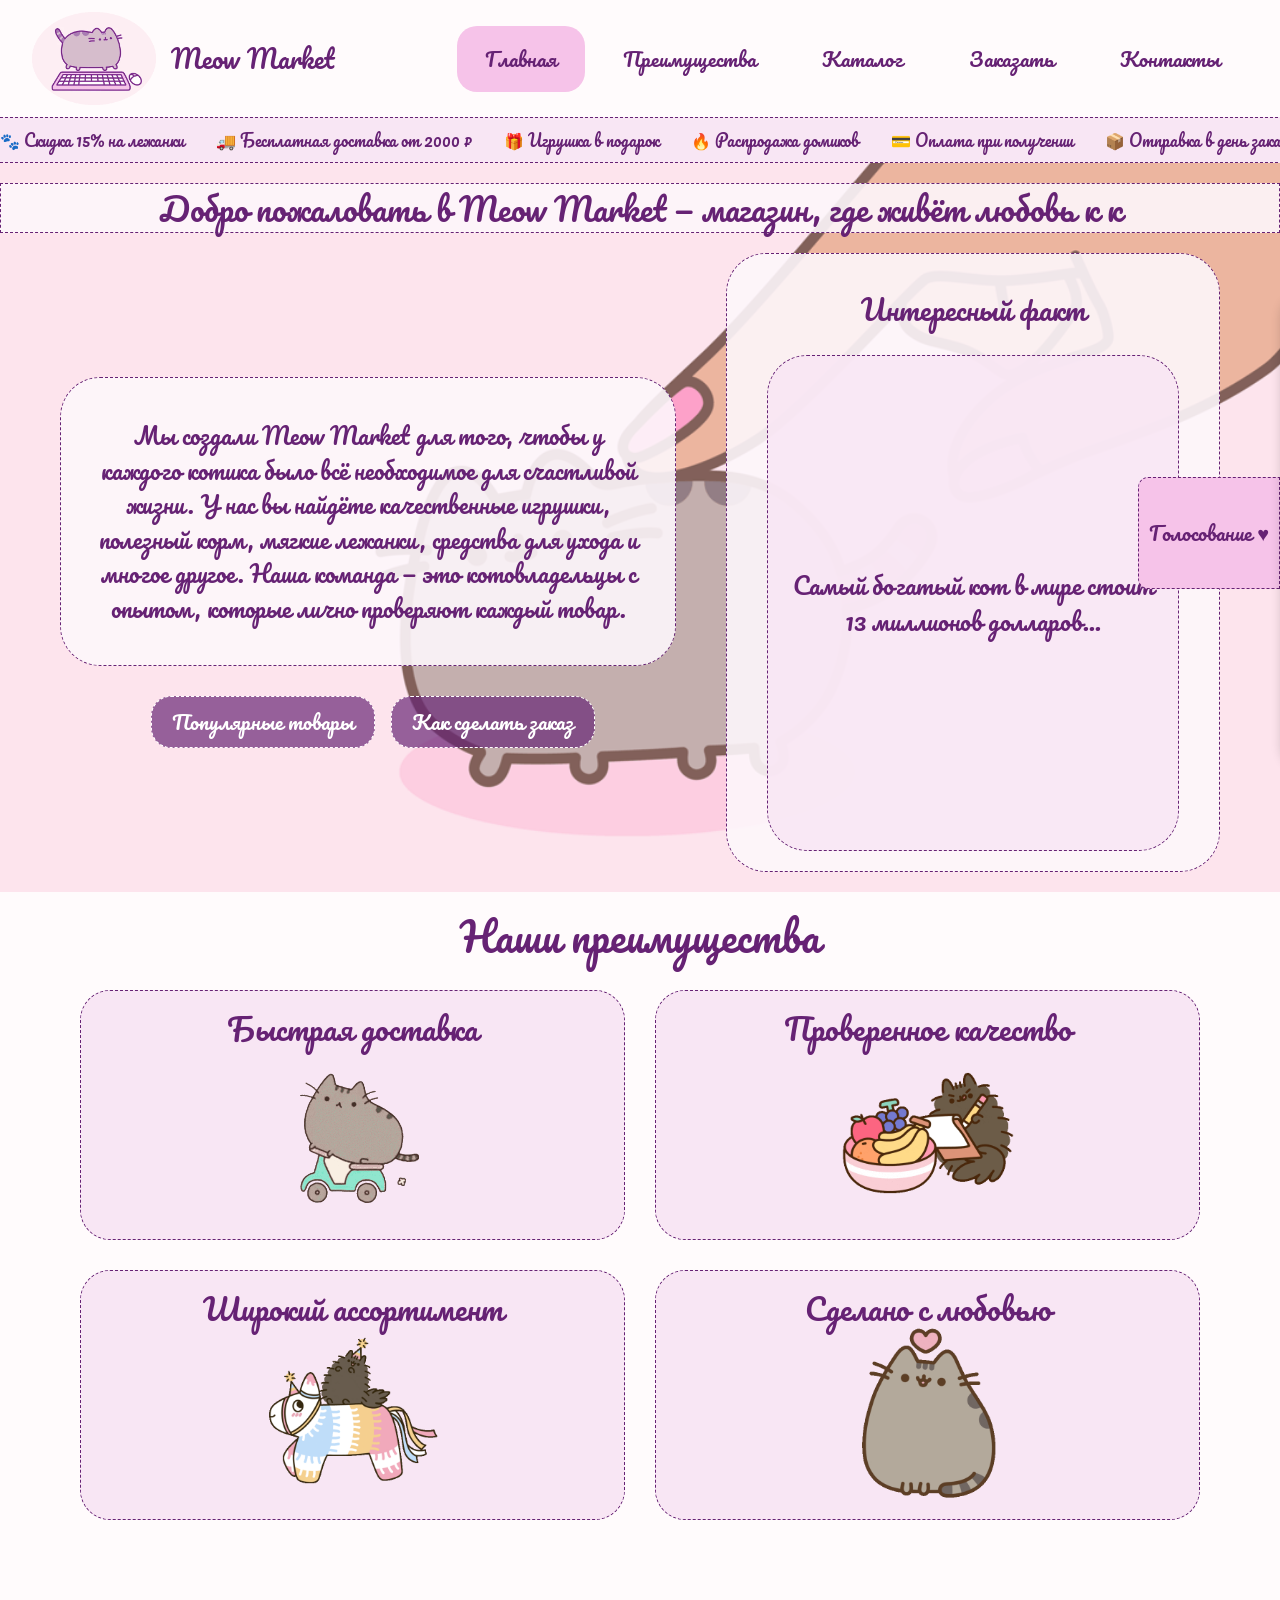
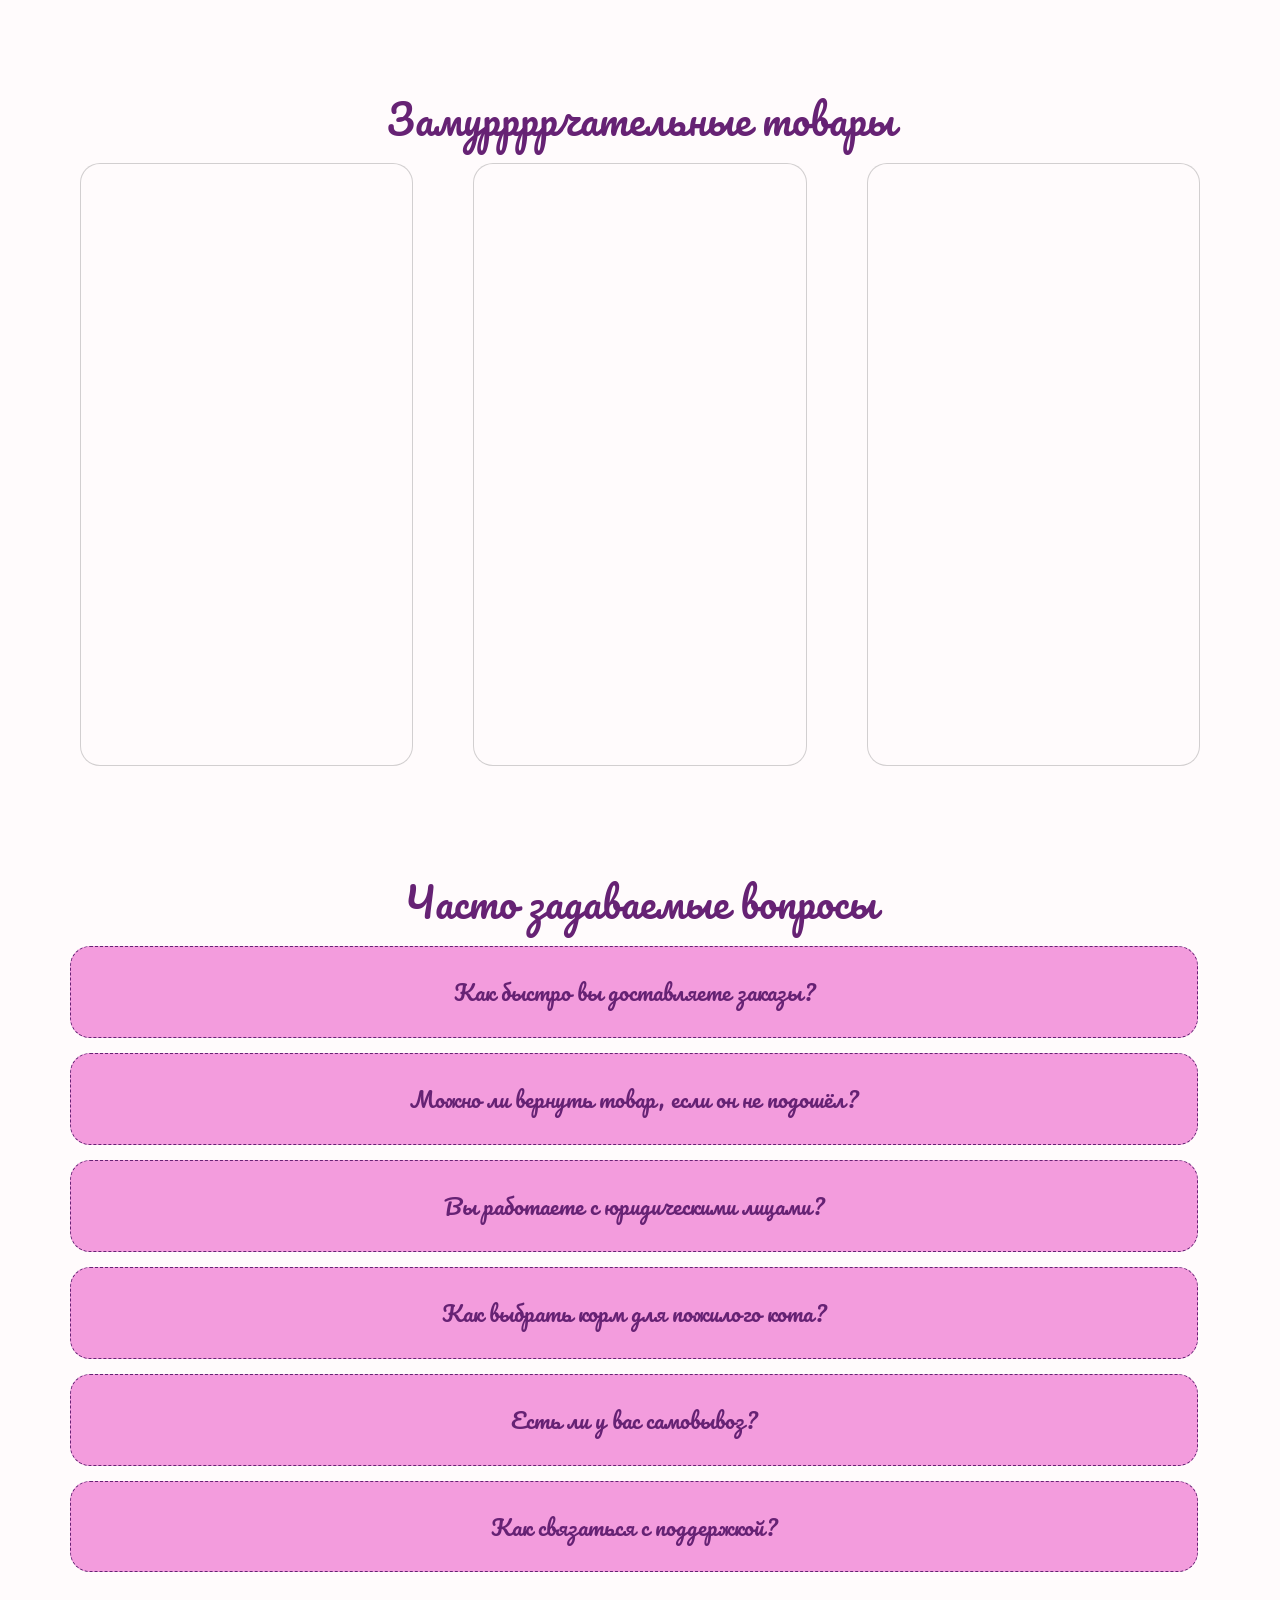
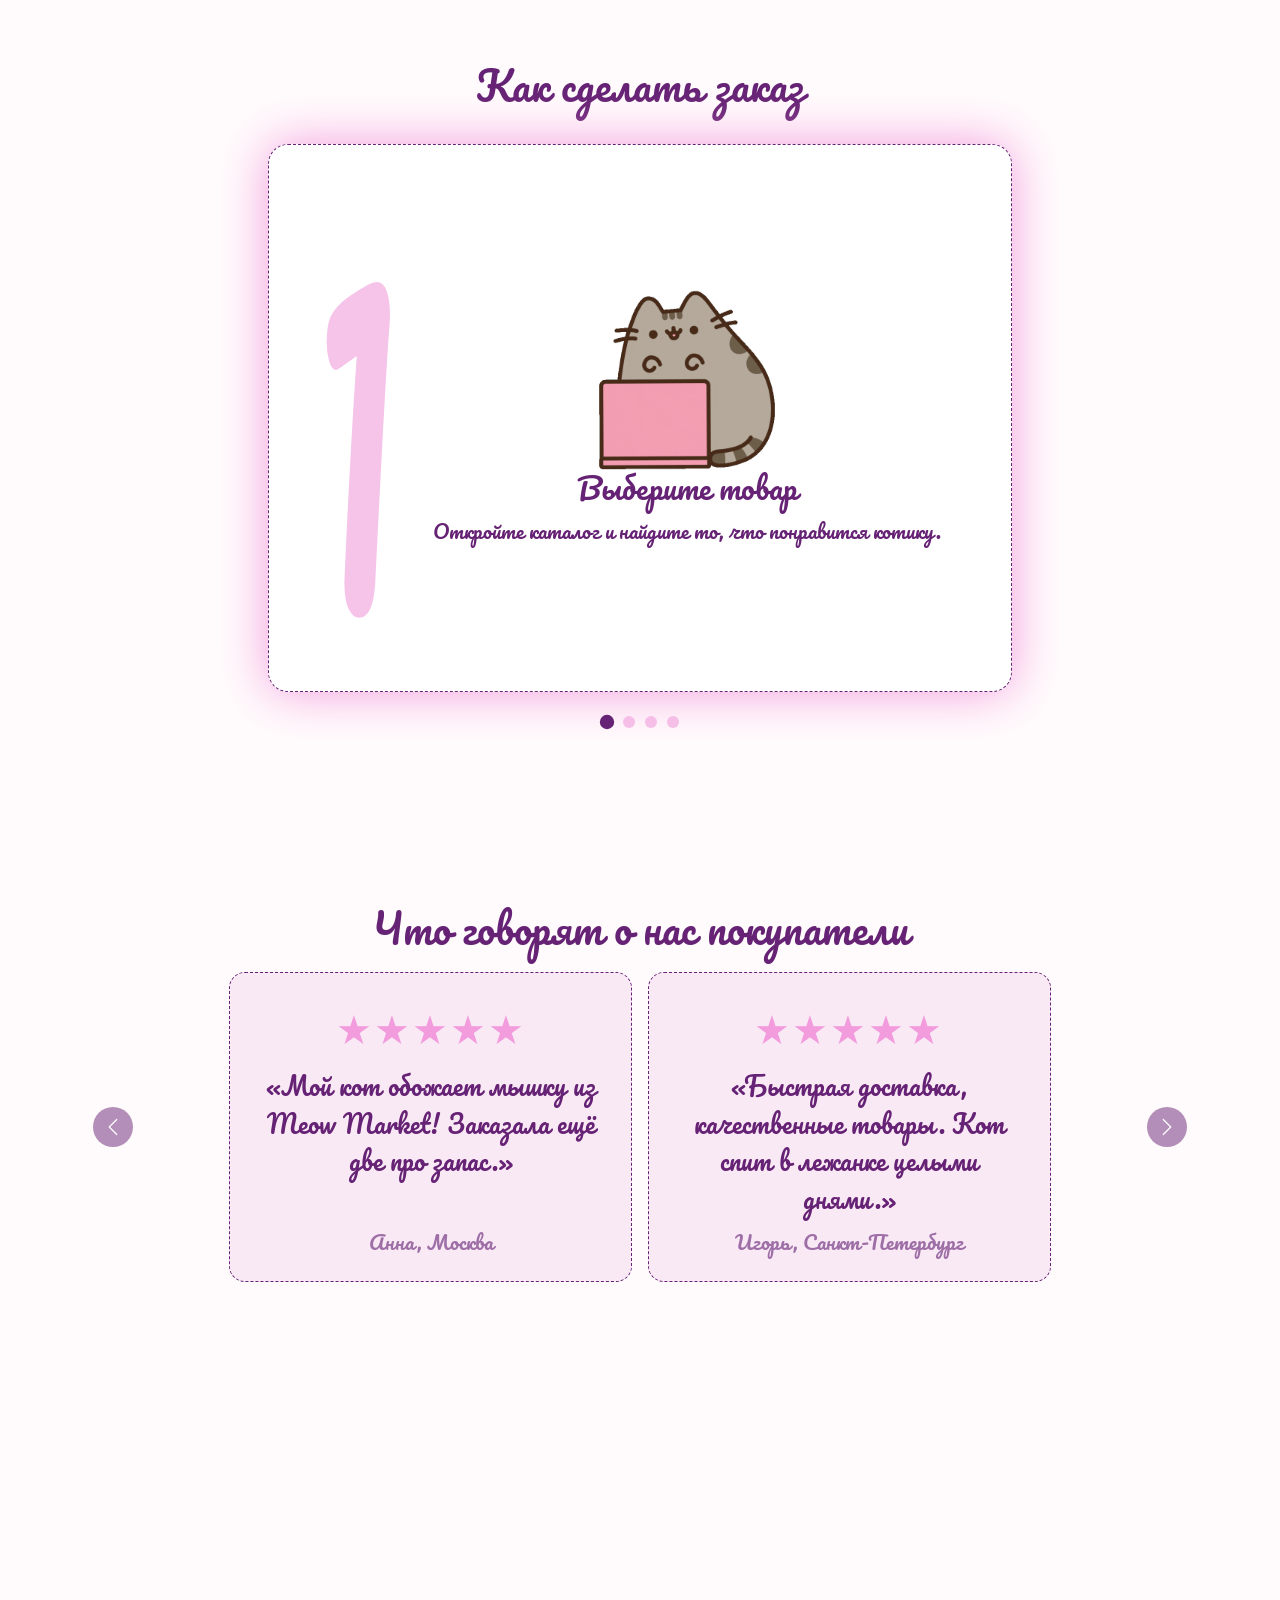
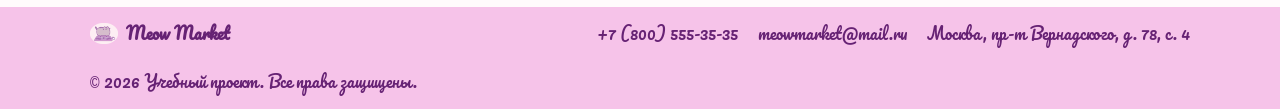
<file: index.html>
<!DOCTYPE html>
<html lang="ru">

<head>
	<meta charset="UTF-8">
	<meta name="viewport" content="width=device-width, initial-scale=1.0">
	<meta name="description" content="Добро пожаловать в Meow Market! Уютный магазин товаров для котиков.">
	<meta property="og:type" content="website">
	<meta property="og:title" content="Meow Market - Товары для котиков">
	<meta property="og:description" content="Уютный магазин игрушек, корма и лежанок для ваших пушистиков.">
	<meta property="og:image" content="https://nazarovava.github.io/kr2-bootstrap-shop/images/icon.svg">
	<title>Meow Market - Главная</title>

	<link rel="preconnect" href="https://fonts.googleapis.com">
	<link rel="preconnect" href="https://fonts.gstatic.com" crossorigin>
	<link href="https://fonts.googleapis.com/css2?family=Pacifico&display=swap" rel="stylesheet">
	<link rel="icon" href="images/icon.svg" type="image/svg+xml">

	<link rel="stylesheet" href="vendor/bootstrap/css/bootstrap.min.css">
	<link rel="stylesheet" href="css/custom.css">
</head>

<body>

	<header class="site-header">
		<nav class="navbar navbar-expand-lg">
			<div class="container-fluid site-header__inner">
				<a class="navbar-brand site-header__logo" href="index.html">
					<img src="images/logo.gif" alt="Логотип" class="site-header__logo-img">
					<span class="site-header__logo-text">Meow Market</span>
				</a>
				<button class="navbar-toggler" type="button" data-bs-toggle="collapse" data-bs-target="#mainNav">
					<span class="navbar-toggler-icon"></span>
				</button>
				<div class="collapse navbar-collapse" id="mainNav">
					<ul class="navbar-nav ms-auto site-nav__list">
						<li class="nav-item site-nav__item site-nav__item--active"><a class="nav-link site-nav__link"
								href="index.html">Главная</a></li>
						<li class="nav-item site-nav__item"><a class="nav-link site-nav__link"
								href="#advantages">Преимущества</a></li>
						<li class="nav-item site-nav__item"><a class="nav-link site-nav__link"
								href="catalog.html">Каталог</a></li>
						<li class="nav-item site-nav__item"><a class="nav-link site-nav__link"
								href="order.html">Заказать</a></li>
						<li class="nav-item site-nav__item"><a class="nav-link site-nav__link"
								href="contacts.html">Контакты</a></li>
					</ul>
				</div>
			</div>
		</nav>
	</header>

	<main>
		<div class="marquee">
			<div class="marquee__track">
				<span class="marquee__item">🐾 Скидка 15% на лежанки</span>
				<span class="marquee__item">🚚 Бесплатная доставка от 2000 ₽</span>
				<span class="marquee__item">🎁 Игрушка в подарок</span>
				<span class="marquee__item">🔥 Распродажа домиков</span>
				<span class="marquee__item">💳 Оплата при получении</span>
				<span class="marquee__item">📦 Отправка в день заказа</span>
				<span class="marquee__item">🐟 Корм с лососем в наличии</span>
				<span class="marquee__item" aria-hidden="true">🐾 Скидка 15% на лежанки</span>
				<span class="marquee__item" aria-hidden="true">🚚 Бесплатная доставка от 2000 ₽</span>
				<span class="marquee__item" aria-hidden="true">🎁 Игрушка в подарок</span>
				<span class="marquee__item" aria-hidden="true">🔥 Распродажа домиков</span>
				<span class="marquee__item" aria-hidden="true">💳 Оплата при получении</span>
				<span class="marquee__item" aria-hidden="true">📦 Отправка в день заказа</span>
				<span class="marquee__item" aria-hidden="true">🐟 Корм с лососем в наличии</span>
			</div>
		</div>

		<section class="hero">
			<div class="hero__inner">
				<h1 class="hero__title"></h1>
				<div class="hero__content">
					<div class="hero__left">
						<div class="hero__text">
							Мы создали Meow Market для того, чтобы у каждого котика было всё необходимое для счастливой
							жизни. У нас вы найдёте качественные игрушки, полезный корм, мягкие лежанки, средства для
							ухода и многое другое. Наша команда — это котовладельцы с опытом, которые лично проверяют
							каждый товар.
						</div>
						<div class="hero__actions">
							<a class="button btn" href="#popular">Популярные товары</a>
							<a class="button btn" href="#how-to-order">Как сделать заказ</a>
						</div>
					</div>
					<div class="fact-card">
						<div class="fact-card__title">Интересный факт</div>
						<div class="fact-card__text"></div>
					</div>
				</div>
			</div>
		</section>

		<section class="advantages" id="advantages">
			<h2 class="section-title">Наши преимущества</h2>
			<div class="advantages__grid">
				<article class="advantage-card advantage-card--from-left">
					<div class="advantage-card__inner">
						<div class="advantage-card__front">
							<h3 class="advantage-card__title">Быстрая доставка</h3>
							<div class="advantage-card__icon advantage-card__icon--delivery"></div>
						</div>
						<div class="advantage-card__back">
							<p class="advantage-card__text">Мы знаем, что ждать игрушку или корм для кота — настоящее
								испытание. Поэтому доставляем заказы по городу за 1 день, а по области — за 2–3. При
								заказе от 2000 ₽ доставка бесплатная.</p>
						</div>
					</div>
				</article>
				<article class="advantage-card advantage-card--from-right">
					<div class="advantage-card__inner">
						<div class="advantage-card__front">
							<h3 class="advantage-card__title">Проверенное качество</h3>
							<div class="advantage-card__icon advantage-card__icon--tested"></div>
						</div>
						<div class="advantage-card__back">
							<p class="advantage-card__text">Мы не продаём то, что не купили бы своим котам. Каждый товар
								проходит проверку на безопасность и качество. Если что-то не подойдёт — вернём деньги в
								течение 14 дней.</p>
						</div>
					</div>
				</article>
				<article class="advantage-card advantage-card--from-left">
					<div class="advantage-card__inner">
						<div class="advantage-card__front">
							<h3 class="advantage-card__title">Широкий ассортимент</h3>
							<div class="advantage-card__icon advantage-card__icon--products"></div>
						</div>
						<div class="advantage-card__back">
							<p class="advantage-card__text">Игрушки, корм, лежанки, домики, средства для ухода и
								аксессуары — у нас есть всё, что нужно вашему питомцу. Всё можно заказать в одном месте.
							</p>
						</div>
					</div>
				</article>
				<article class="advantage-card advantage-card--from-right">
					<div class="advantage-card__inner">
						<div class="advantage-card__front">
							<h3 class="advantage-card__title">Сделано с любовью</h3>
							<div class="advantage-card__icon advantage-card__icon--love"></div>
						</div>
						<div class="advantage-card__back">
							<p class="advantage-card__text">Meow Market создан людьми, которые сами живут с котами и
								тестируют товары на своих питомцах. А ещё мы поддерживаем приюты для животных.</p>
						</div>
					</div>
				</article>
			</div>
		</section>

		<section class="popular" id="popular">
			<h2 class="section-title">Замуррррчательные товары</h2>
			<div class="products__grid"></div>
		</section>

		<section id="faq">
			<h2 class="section-title">Часто задаваемые вопросы</h2>
			<div class="faq__list">
				<div class="faq-item">
					<div class="faq-item__question">Как быстро вы доставляете заказы?</div>
					<div class="faq-item__answer">По городу — за 1 день, по области — за 2–3 дня. При заказе от 2000 ₽
						доставка бесплатная.</div>
				</div>
				<div class="faq-item">
					<div class="faq-item__question">Можно ли вернуть товар, если он не подошёл?</div>
					<div class="faq-item__answer">Да, в течение 14 дней с момента получения. Вернём деньги без лишних
						вопросов.</div>
				</div>
				<div class="faq-item">
					<div class="faq-item__question">Вы работаете с юридическими лицами?</div>
					<div class="faq-item__answer">Да, мы оформляем заказы для питомников, ветеринарных клиник и приютов.
					</div>
				</div>
				<div class="faq-item">
					<div class="faq-item__question">Как выбрать корм для пожилого кота?</div>
					<div class="faq-item__answer">Наши консультанты помогут подобрать питание с учётом возраста и здоровья
						питомца.</div>
				</div>
				<div class="faq-item">
					<div class="faq-item__question">Есть ли у вас самовывоз?</div>
					<div class="faq-item__answer">Да, вы можете забрать заказ со склада по адресу на странице
						«Контакты».</div>
				</div>
				<div class="faq-item">
					<div class="faq-item__question">Как связаться с поддержкой?</div>
					<div class="faq-item__answer">По телефону, email или через форму обратной связи. Отвечаем в течение
						15 минут.</div>
				</div>
			</div>
		</section>

		<section class="how-to-order" id="how-to-order">
			<h2 class="section-title">Как сделать заказ</h2>

			<div class="step-card" id="stepCard" role="button" tabindex="0" aria-label="Следующий шаг">
				<div class="step-card__stage">
					<div class="step-card__slide step-card__slide--active">
						<div class="step-card__num">1</div>
						<div class="step-card__content">
							<div class="step-card__image step-card__image--choose"></div>
							<h3 class="step-card__title">Выберите товар</h3>
							<p class="step-card__text">Откройте каталог и найдите то, что понравится котику.</p>
						</div>
					</div>
					<div class="step-card__slide">
						<div class="step-card__num">2</div>
						<div class="step-card__content">
							<div class="step-card__image step-card__image--form"></div>
							<h3 class="step-card__title">Оформите заявку</h3>
							<p class="step-card__text">Заполните форму на странице «Заказать».</p>
						</div>
					</div>
					<div class="step-card__slide">
						<div class="step-card__num">3</div>
						<div class="step-card__content">
							<div class="step-card__image step-card__image--phone"></div>
							<h3 class="step-card__title">Подтвердите заказ</h3>
							<p class="step-card__text">Менеджер свяжется с вами в течение 15 минут.</p>
						</div>
					</div>
					<div class="step-card__slide">
						<div class="step-card__num">4</div>
						<div class="step-card__content">
							<div class="step-card__image step-card__image--end"></div>
							<h3 class="step-card__title">Получите заказ</h3>
							<p class="step-card__text">Доставим курьером или подготовим к самовывозу.</p>
						</div>
					</div>
				</div>
			</div>

			<div class="step-card__dots">
				<button class="step-card__dot step-card__dot--active" data-index="0"></button>
				<button class="step-card__dot" data-index="1"></button>
				<button class="step-card__dot" data-index="2"></button>
				<button class="step-card__dot" data-index="3"></button>
			</div>
		</section>

		<section class="reviews">
			<h2 class="section-title">Что говорят о нас покупатели</h2>
			<div id="reviewsCarousel" class="carousel slide" data-bs-ride="carousel">
				<div class="carousel-inner">
					<div class="carousel-item active">
						<div class="row justify-content-center g-3">
							<div class="col-md-4">
								<div class="review-card card">
									<div class="review-card__stars">★★★★★</div>
									<p class="review-card__text">«Мой кот обожает мышку из Meow Market! Заказала ещё две
										про запас.»</p>
									<span class="review-card__author">Анна, Москва</span>
								</div>
							</div>
							<div class="col-md-4">
								<div class="review-card card">
									<div class="review-card__stars">★★★★★</div>
									<p class="review-card__text">«Быстрая доставка, качественные товары. Кот спит в
										лежанке целыми днями.»</p>
									<span class="review-card__author">Игорь, Санкт-Петербург</span>
								</div>
							</div>
						</div>
					</div>
					<div class="carousel-item">
						<div class="row justify-content-center g-3">
							<div class="col-md-4">
								<div class="review-card card">
									<div class="review-card__stars">★★★★★</div>
									<p class="review-card__text">«Помогли подобрать корм для пожилого кота, теперь он
										снова активный.»</p>
									<span class="review-card__author">Мария, Казань</span>
								</div>
							</div>
							<div class="col-md-4">
								<div class="review-card card">
									<div class="review-card__stars">★★★★★</div>
									<p class="review-card__text">«Заказываю не первый раз. Всё приходит вовремя и в
										отличном состоянии.»</p>
									<span class="review-card__author">Дмитрий, Новосибирск</span>
								</div>
							</div>
						</div>
					</div>
				</div>
				<button class="carousel-control-prev" type="button" data-bs-target="#reviewsCarousel"
					data-bs-slide="prev">
					<span class="carousel-control-prev-icon"></span>
				</button>
				<button class="carousel-control-next" type="button" data-bs-target="#reviewsCarousel"
					data-bs-slide="next">
					<span class="carousel-control-next-icon"></span>
				</button>
			</div>
		</section>
	</main>

	<footer class="site-footer">
		<div class="site-footer__inner">
			<a href="index.html" class="site-footer__logo">
				<img src="images/logo.gif" alt="Meow Market" class="site-footer__logo-img">
				Meow Market
			</a>
			<ul class="site-footer__contacts">
				<li>+7 (800) 555-35-35</li>
				<li>meowmarket@mail.ru</li>
				<li>Москва, пр-т Вернадского, д. 78, с. 4</li>
			</ul>
			<p class="site-footer__copy"><span>©</span> 2026 Учебный проект. Все права защищены.</p>
		</div>
	</footer>

	<button class="cat-vote-btn" id="openCatBtn" type="button">Голосование ♥</button>
	<aside class="cat-panel" id="panel">
		<div class="cat-panel__inner">
			<div class="cat-panel__title">Заслуживает подарка?</div>
			<div class="cat-panel__content"></div>
		</div>
		<button class="cat-panel__button" id="closeCatBtn" type="button">Да, он прекрасен!</button>
	</aside>

	<button class="scroll-top" id="scrollTop" type="button" aria-label="Наверх">↑</button>

	<script src="vendor/bootstrap/js/bootstrap.bundle.min.js"></script>
	<script type="module" src="js/main.js"></script>
</body>

</html>
</file>
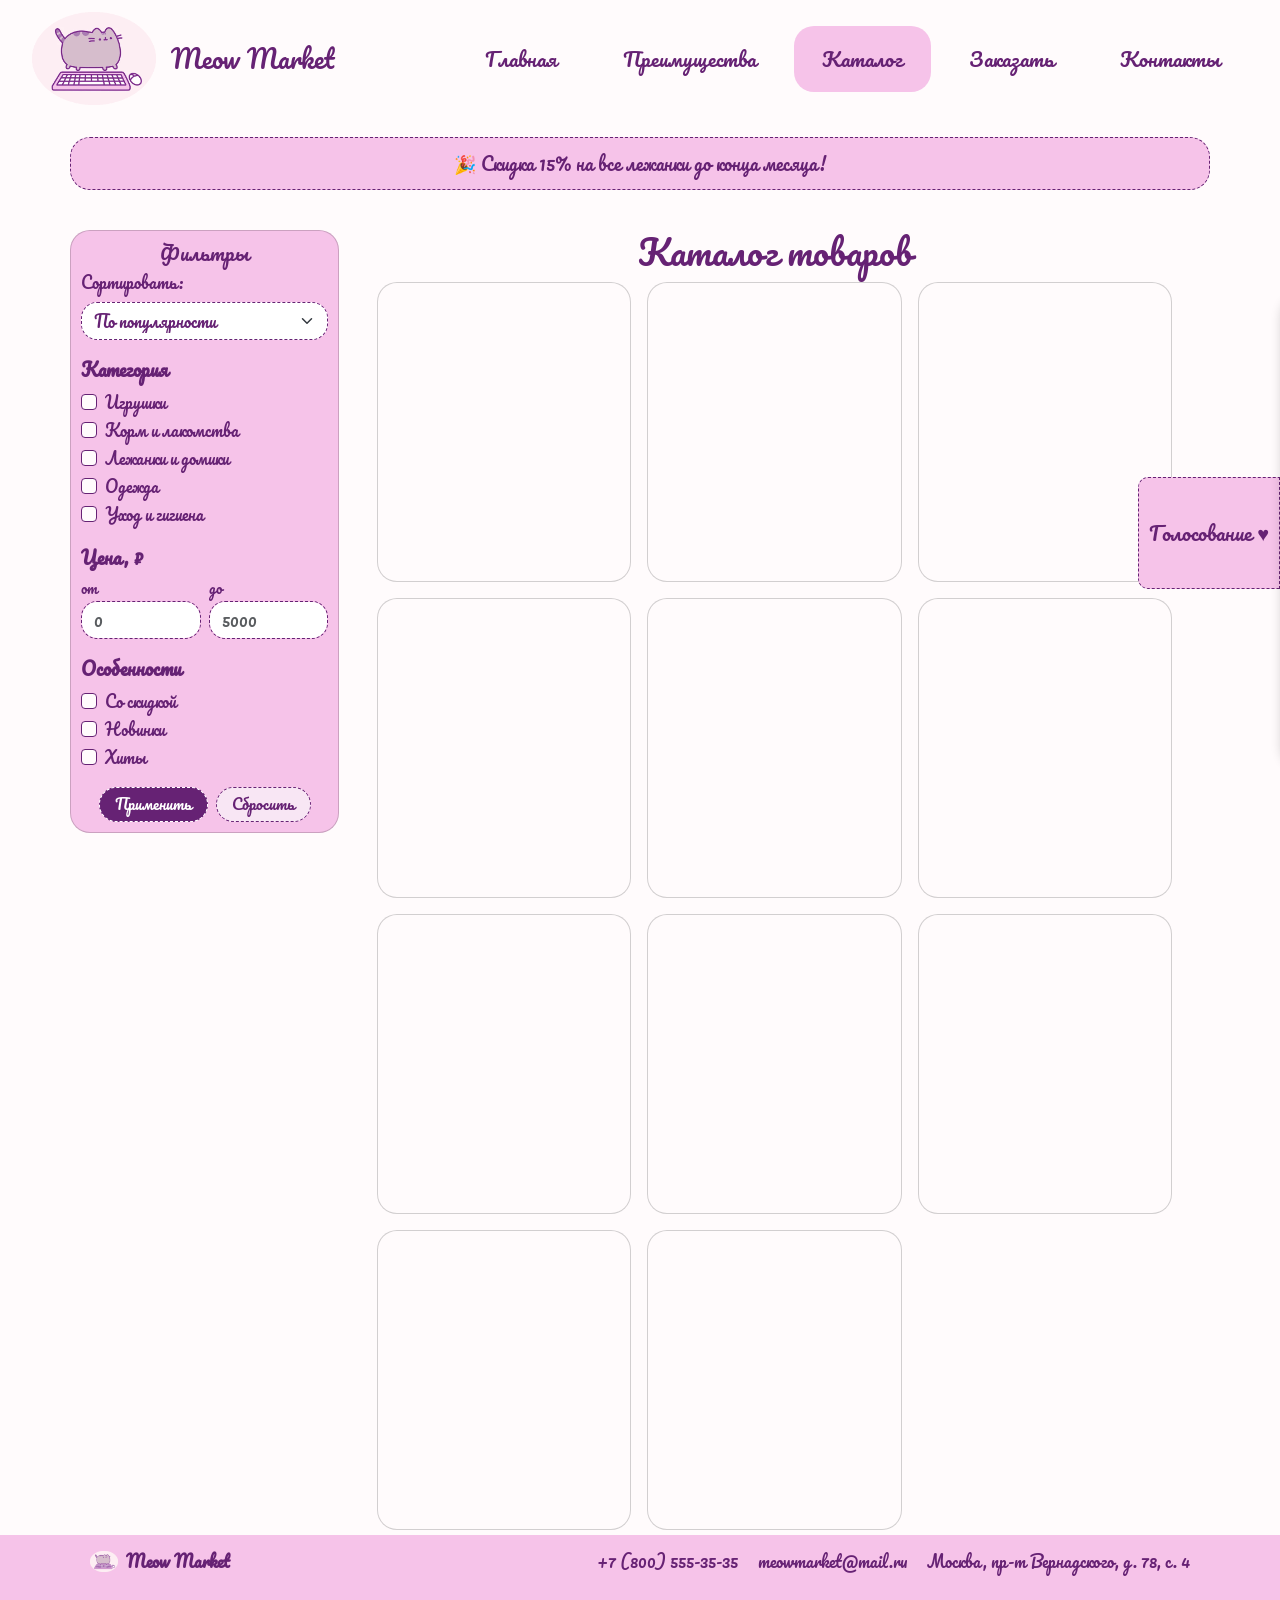
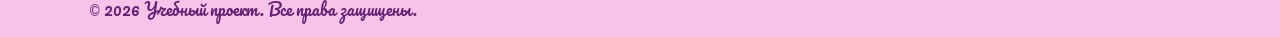
<file: catalog.html>
<!DOCTYPE html>
<html lang="ru">

<head>
	<meta charset="UTF-8">
	<meta name="viewport" content="width=device-width, initial-scale=1.0">
	<meta name="description"
		content="Каталог товаров для котиков в Meow Market. Игрушки, корм, лежанки, средства для ухода и аксессуары.">
	<meta property="og:type" content="website">
	<meta property="og:title" content="Каталог товаров - Meow Market">
	<meta property="og:description" content="Игрушки, корм, лежанки и аксессуары для котиков.">
	<meta property="og:image" content="https://nazarovava.github.io/kr2-bootstrap-shop/images/icon.svg">
	<title>Meow Market - Каталог</title>

	<link rel="preconnect" href="https://fonts.googleapis.com">
	<link rel="preconnect" href="https://fonts.gstatic.com" crossorigin>
	<link href="https://fonts.googleapis.com/css2?family=Pacifico&display=swap" rel="stylesheet">
	<link rel="icon" href="images/icon.svg" type="image/svg+xml">

	<link rel="stylesheet" href="vendor/bootstrap/css/bootstrap.min.css">
	<link rel="stylesheet" href="css/custom.css">
</head>

<body>

	<!-- HEADER -->
	<header class="site-header">
		<nav class="navbar navbar-expand-lg">
			<div class="container-fluid site-header__inner">
				<a class="navbar-brand site-header__logo" href="index.html">
					<img src="images/logo.gif" alt="Логотип магазина" class="site-header__logo-img">
					<span class="site-header__logo-text">Meow Market</span>
				</a>
				<button class="navbar-toggler" type="button" data-bs-toggle="collapse" data-bs-target="#mainNav">
					<span class="navbar-toggler-icon"></span>
				</button>
				<div class="collapse navbar-collapse" id="mainNav">
					<ul class="navbar-nav ms-auto site-nav__list">
						<li class="nav-item site-nav__item">
							<a class="nav-link site-nav__link" href="index.html">Главная</a>
						</li>
						<li class="nav-item site-nav__item">
							<a class="nav-link site-nav__link" href="index.html#advantages">Преимущества</a>
						</li>
						<li class="nav-item site-nav__item site-nav__item--active">
							<a class="nav-link site-nav__link" href="catalog.html">Каталог</a>
						</li>
						<li class="nav-item site-nav__item">
							<a class="nav-link site-nav__link" href="order.html">Заказать</a>
						</li>
						<li class="nav-item site-nav__item">
							<a class="nav-link site-nav__link" href="contacts.html">Контакты</a>
						</li>
					</ul>
				</div>
			</div>
		</nav>
	</header>

	<main>
		<!-- Bootstrap alert: акция -->
		<div class="container-fluid catalog-alert-wrapper">
			<div class="alert catalog-alert" role="alert">
				🎉 Скидка 15% на все лежанки до конца месяца!
			</div>
		</div>

		<!-- Bootstrap-сетка: container > row > col -->
		<div class="container-fluid catalog">
			<div class="row g-3 w-100">

				<!-- Фильтры (Bootstrap col + sticky) -->
				<div class="col-lg-3 filters-container">
					<aside class="filters card">
						<h2 class="filters__title">Фильтры</h2>
						<form class="filters__form" action="#" method="get">

							<!-- Сортировка (form-select) -->
							<div class="filters__sort mb-3">
								<label class="filters__sort-label form-label" for="sort">Сортировать:</label>
								<select class="form-select filters__sort-select" id="sort" name="sort">
									<option value="popular">По популярности</option>
									<option value="price-asc">Сначала дешёвые</option>
									<option value="price-desc">Сначала дорогие</option>
									<option value="new">Сначала новинки</option>
								</select>
							</div>

							<!-- Категории (form-check) -->
							<fieldset class="filters__group mb-3">
								<legend class="filters__legend">Категория</legend>

								<div class="form-check filters__label">
									<input class="form-check-input filters__checkbox" type="checkbox" name="category"
										value="toys" id="cat-toys">
									<label class="form-check-label filters__text" for="cat-toys">Игрушки</label>
								</div>
								<div class="form-check filters__label">
									<input class="form-check-input filters__checkbox" type="checkbox" name="category"
										value="food" id="cat-food">
									<label class="form-check-label filters__text" for="cat-food">Корм и
										лакомства</label>
								</div>
								<div class="form-check filters__label">
									<input class="form-check-input filters__checkbox" type="checkbox" name="category"
										value="beds" id="cat-beds">
									<label class="form-check-label filters__text" for="cat-beds">Лежанки и
										домики</label>
								</div>
								<div class="form-check filters__label">
									<input class="form-check-input filters__checkbox" type="checkbox" name="category"
										value="clothes" id="cat-clothes">
									<label class="form-check-label filters__text" for="cat-clothes">Одежда</label>
								</div>
								<div class="form-check filters__label">
									<input class="form-check-input filters__checkbox" type="checkbox" name="category"
										value="care" id="cat-care">
									<label class="form-check-label filters__text" for="cat-care">Уход и гигиена</label>
								</div>
							</fieldset>

							<!-- Цена (form-control) -->
							<fieldset class="filters__group mb-3">
								<legend class="filters__legend">Цена, ₽</legend>

								<div class="filters__price-row d-flex gap-2">
									<label class="filters__price-label flex-fill">
										<span class="filters__price-text">от</span>
										<input class="form-control filters__price-input" type="number" name="price-min"
											min="0" placeholder="0">
									</label>
									<label class="filters__price-label flex-fill">
										<span class="filters__price-text">до</span>
										<input class="form-control filters__price-input" type="number" name="price-max"
											min="0" placeholder="5000">
									</label>
								</div>
							</fieldset>

							<!-- Особенности (form-check) -->
							<fieldset class="filters__group mb-3">
								<legend class="filters__legend">Особенности</legend>

								<div class="form-check filters__label">
									<input class="form-check-input filters__checkbox" type="checkbox" name="feature"
										value="discount" id="feat-discount">
									<label class="form-check-label filters__text" for="feat-discount">Со скидкой</label>
								</div>
								<div class="form-check filters__label">
									<input class="form-check-input filters__checkbox" type="checkbox" name="feature"
										value="new" id="feat-new">
									<label class="form-check-label filters__text" for="feat-new">Новинки</label>
								</div>
								<div class="form-check filters__label">
									<input class="form-check-input filters__checkbox" type="checkbox" name="feature"
										value="hit" id="feat-hit">
									<label class="form-check-label filters__text" for="feat-hit">Хиты</label>
								</div>
							</fieldset>

							<!-- Кнопки (btn) -->
							<div class="filters__actions d-flex gap-2 justify-content-center mt-3">
								<button class="btn btn-primary filters__button filters__button--apply"
									type="submit">Применить</button>
								<button class="btn btn-outline-primary filters__button filters__button--reset"
									type="reset">Сбросить</button>
							</div>
						</form>
					</aside>
				</div>

				<!-- Товары (Bootstrap col) -->
				<div class="col-lg-9 products-container">
					<h1 class="catalog__title">Каталог товаров</h1>
					<div class="row g-3 products"></div>
				</div>

			</div>
		</div>
	</main>

	<!-- FOOTER -->
	<footer class="site-footer">
		<div class="site-footer__inner">
			<a href="index.html" class="site-footer__logo">
				<img src="images/logo.gif" alt="Meow Market" class="site-footer__logo-img">
				Meow Market
			</a>
			<ul class="site-footer__contacts">
				<li>+7 (800) 555-35-35</li>
				<li>meowmarket@mail.ru</li>
				<li>Москва, пр-т Вернадского, д. 78, с. 4</li>
			</ul>
			<p class="site-footer__copy"><span>©</span> 2026 Учебный проект. Все права защищены.</p>
		</div>
	</footer>

	<!-- Кнопка "Голосование" -->
	<button class="cat-vote-btn" id="openCatBtn" type="button">Голосование ♥</button>

	<!-- Панель с котом -->
	<aside class="cat-panel" id="panel">
		<div class="cat-panel__inner">
			<div class="cat-panel__title">Заслуживает подарка?</div>
			<div class="cat-panel__content"></div>
		</div>
		<button class="cat-panel__button" id="closeCatBtn" type="button">Да, он прекрасен!</button>
	</aside>

	<script src="vendor/bootstrap/js/bootstrap.bundle.min.js"></script>
	<script type="module" src="js/main.js"></script>
</body>

</html>
</file>
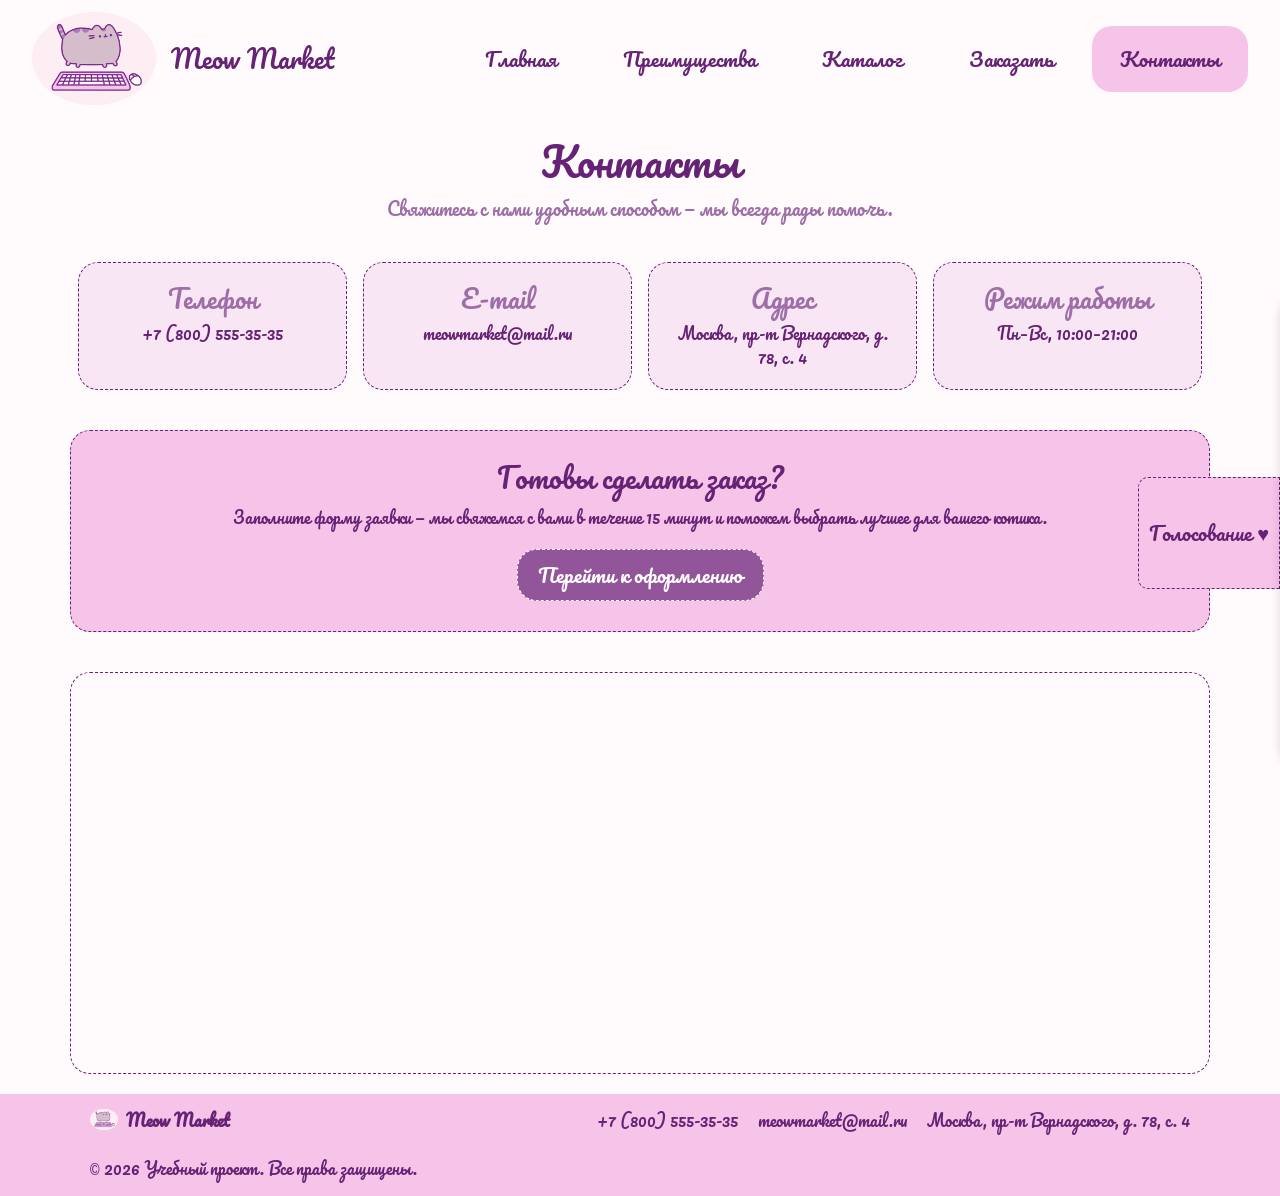
<file: contacts.html>
<!DOCTYPE html>
<html lang="ru">

<head>
	<meta charset="UTF-8">
	<meta name="viewport" content="width=device-width, initial-scale=1.0">
	<meta name="description" content="Контакты Meow Market. Свяжитесь с нами по телефону, email, или оставьте заявку.">
	<meta property="og:type" content="website">
	<meta property="og:title" content="Контакты - Meow Market">
	<meta property="og:description" content="Свяжитесь с нами по телефону или email. Ответим на все вопросы!">
	<meta property="og:image" content="https://nazarovava.github.io/kr2-bootstrap-shop/images/icon.svg">
	<title>Meow Market - Контакты</title>

	<link rel="preconnect" href="https://fonts.googleapis.com">
	<link rel="preconnect" href="https://fonts.gstatic.com" crossorigin>
	<link href="https://fonts.googleapis.com/css2?family=Pacifico&display=swap" rel="stylesheet">
	<link rel="icon" href="images/icon.svg" type="image/svg+xml">

	<link rel="stylesheet" href="vendor/bootstrap/css/bootstrap.min.css">
	<link rel="stylesheet" href="css/custom.css">
</head>

<body>

	<!-- HEADER -->
	<header class="site-header">
		<nav class="navbar navbar-expand-lg">
			<div class="container-fluid site-header__inner">
				<a class="navbar-brand site-header__logo" href="index.html">
					<img src="images/logo.gif" alt="Логотип магазина" class="site-header__logo-img">
					<span class="site-header__logo-text">Meow Market</span>
				</a>
				<button class="navbar-toggler" type="button" data-bs-toggle="collapse" data-bs-target="#mainNav">
					<span class="navbar-toggler-icon"></span>
				</button>
				<div class="collapse navbar-collapse" id="mainNav">
					<ul class="navbar-nav ms-auto site-nav__list">
						<li class="nav-item site-nav__item"><a class="nav-link site-nav__link"
								href="index.html">Главная</a></li>
						<li class="nav-item site-nav__item"><a class="nav-link site-nav__link"
								href="index.html#advantages">Преимущества</a></li>
						<li class="nav-item site-nav__item"><a class="nav-link site-nav__link"
								href="catalog.html">Каталог</a></li>
						<li class="nav-item site-nav__item"><a class="nav-link site-nav__link"
								href="order.html">Заказать</a></li>
						<li class="nav-item site-nav__item site-nav__item--active"><a class="nav-link site-nav__link"
								href="contacts.html">Контакты</a></li>
					</ul>
				</div>
			</div>
		</nav>
	</header>

	<main>
		<section class="contacts">
			<h1 class="contacts__title">Контакты</h1>
			<p class="contacts__subtitle">Свяжитесь с нами удобным способом — мы всегда рады помочь.</p>

			<!-- Bootstrap-сетка: row > col-md-6 col-lg-3 -->
			<div class="row g-3 contacts__info">
				<div class="col-md-6 col-lg-3">
					<article class="contact-item card">
						<h2 class="contact-item__title">Телефон</h2>
						<a class="contact-item__value" href="tel:+78005553535">+7 (800) 555-35-35</a>
					</article>
				</div>
				<div class="col-md-6 col-lg-3">
					<article class="contact-item card">
						<h2 class="contact-item__title">E-mail</h2>
						<a class="contact-item__value" href="mailto:meowmarket@mail.ru">meowmarket@mail.ru</a>
					</article>
				</div>
				<div class="col-md-6 col-lg-3">
					<article class="contact-item card">
						<h2 class="contact-item__title">Адрес</h2>
						<p class="contact-item__value">Москва, пр-т Вернадского, д. 78, с. 4</p>
					</article>
				</div>
				<div class="col-md-6 col-lg-3">
					<article class="contact-item card">
						<h2 class="contact-item__title">Режим работы</h2>
						<p class="contact-item__value">Пн–Вс, 10:00–21:00</p>
					</article>
				</div>
			</div>

			<!-- CTA-блок -->
			<div class="contacts__cta">
				<h2 class="contacts__cta-title">Готовы сделать заказ?</h2>
				<p class="contacts__cta-text">Заполните форму заявки — мы свяжемся с вами в течение 15 минут и поможем
					выбрать лучшее для вашего котика.</p>
				<a class="button contacts__cta-button btn" href="order.html">Перейти к оформлению</a>
			</div>

			<!-- Карта -->
			<div class="contacts__map">
				<iframe
					src="https://yandex.ru/map-widget/v1/?um=constructor%3A6482de1e46c76ea7378ada39f650405fb3fb237c44ccfc1e79b350c086853a5f&amp;source=constructor"
					width="100%" height="400" frameborder="0"></iframe>
			</div>
		</section>
	</main>

	<!-- FOOTER -->
	<footer class="site-footer">
		<div class="site-footer__inner">
			<a href="index.html" class="site-footer__logo">
				<img src="images/logo.gif" alt="Meow Market" class="site-footer__logo-img">
				Meow Market
			</a>
			<ul class="site-footer__contacts">
				<li>+7 (800) 555-35-35</li>
				<li>meowmarket@mail.ru</li>
				<li>Москва, пр-т Вернадского, д. 78, с. 4</li>
			</ul>
			<p class="site-footer__copy"><span>©</span> 2026 Учебный проект. Все права защищены.</p>
		</div>
	</footer>

	<!-- Кнопка "Голосование" -->
	<button class="cat-vote-btn" id="openCatBtn" type="button">Голосование ♥</button>

	<!-- Панель с котом -->
	<aside class="cat-panel" id="panel">
		<div class="cat-panel__inner">
			<div class="cat-panel__title">Заслуживает подарка?</div>
			<div class="cat-panel__content"></div>
		</div>
		<button class="cat-panel__button" id="closeCatBtn" type="button">Да, он прекрасен!</button>
	</aside>

	<script src="vendor/bootstrap/js/bootstrap.bundle.min.js"></script>
	<script type="module" src="js/main.js"></script>
</body>

</html>
</file>
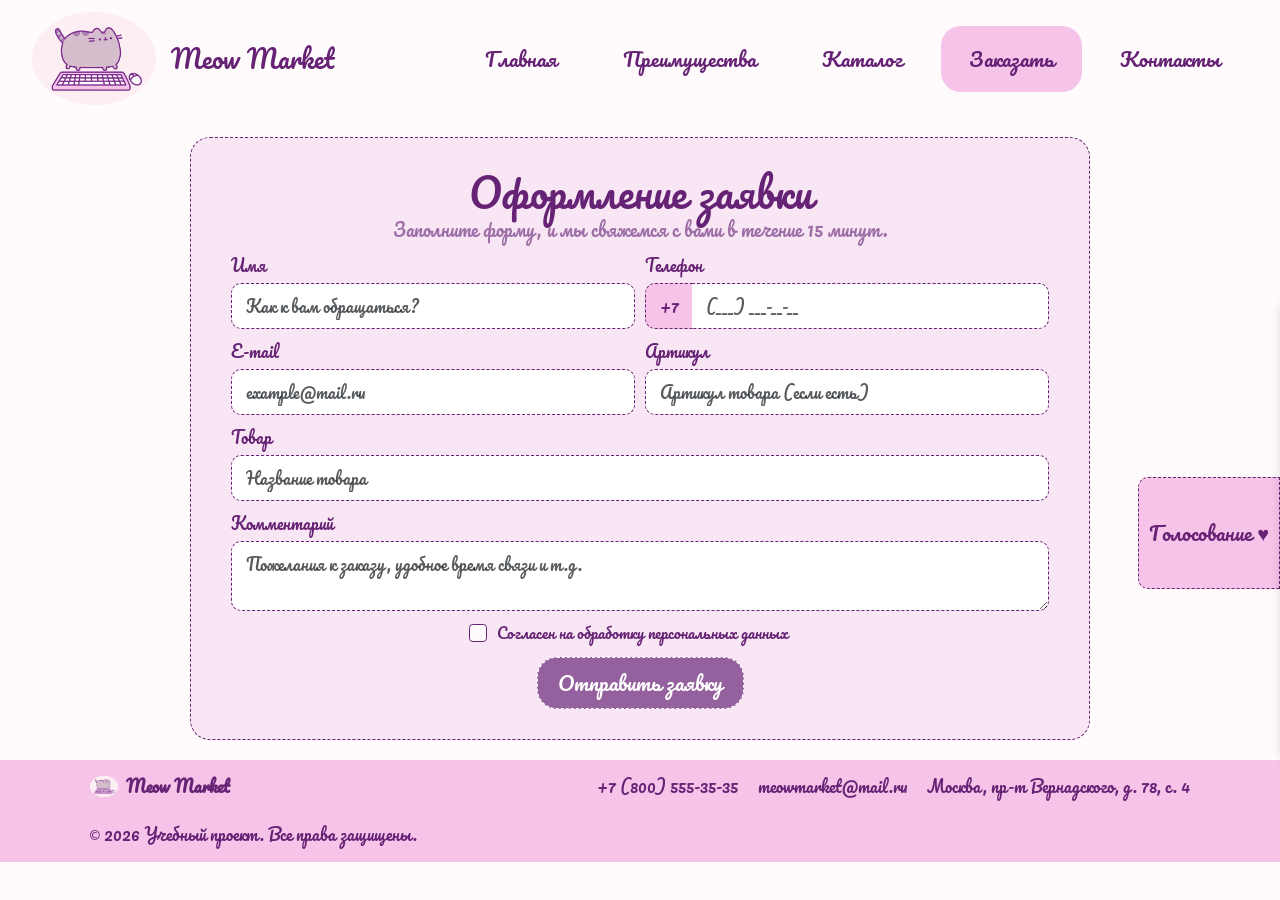
<file: order.html>
<!DOCTYPE html>
<html lang="ru">

<head>
	<meta charset="UTF-8">
	<meta name="viewport" content="width=device-width, initial-scale=1.0">
	<meta name="description"
		content="Оформление заявки в Meow Market. Заполните форму, чтобы заказать товары для вашего котика.">
	<meta property="og:type" content="website">
	<meta property="og:title" content="Оформление заявки - Meow Market">
	<meta property="og:description" content="Заполните форму, и мы свяжемся с вами для подтверждения заказа.">
	<meta property="og:image" content="https://nazarovava.github.io/kr2-bootstrap-shop/images/icon.svg">
	<title>Meow Market - Оставьте заявку для заказа</title>

	<link rel="preconnect" href="https://fonts.googleapis.com">
	<link rel="preconnect" href="https://fonts.gstatic.com" crossorigin>
	<link href="https://fonts.googleapis.com/css2?family=Pacifico&display=swap" rel="stylesheet">
	<link rel="icon" href="images/icon.svg" type="image/svg+xml">

	<link rel="stylesheet" href="vendor/bootstrap/css/bootstrap.min.css">
	<link rel="stylesheet" href="css/custom.css">
</head>

<body>

	<!-- HEADER -->
	<header class="site-header">
		<nav class="navbar navbar-expand-lg">
			<div class="container-fluid site-header__inner">
				<a class="navbar-brand site-header__logo" href="index.html">
					<img src="images/logo.gif" alt="Логотип магазина" class="site-header__logo-img">
					<span class="site-header__logo-text">Meow Market</span>
				</a>
				<button class="navbar-toggler" type="button" data-bs-toggle="collapse" data-bs-target="#mainNav">
					<span class="navbar-toggler-icon"></span>
				</button>
				<div class="collapse navbar-collapse" id="mainNav">
					<ul class="navbar-nav ms-auto site-nav__list">
						<li class="nav-item site-nav__item"><a class="nav-link site-nav__link"
								href="index.html">Главная</a></li>
						<li class="nav-item site-nav__item"><a class="nav-link site-nav__link"
								href="index.html#advantages">Преимущества</a></li>
						<li class="nav-item site-nav__item"><a class="nav-link site-nav__link"
								href="catalog.html">Каталог</a></li>
						<li class="nav-item site-nav__item site-nav__item--active"><a class="nav-link site-nav__link"
								href="order.html">Заказать</a></li>
						<li class="nav-item site-nav__item"><a class="nav-link site-nav__link"
								href="contacts.html">Контакты</a></li>
					</ul>
				</div>
			</div>
		</nav>
	</header>

	<main>
		<section class="order">
			<form class="order-form" id="orderForm" action="#" method="post">
				<div class="order-form__field--full">
					<h1 class="order__title">Оформление заявки</h1>
					<p class="order__subtitle">Заполните форму, и мы свяжемся с вами в течение 15 минут.</p>
				</div>

				<!-- Ряд 1: Имя + Телефон -->
				<div class="order-form__field">
					<label class="order-form__label" for="orderName">Имя</label>
					<input class="order-form__input form-control" type="text" id="orderName" name="name"
						placeholder="Как к вам обращаться?" required>
				</div>

				<div class="order-form__field">
					<label class="order-form__label" for="orderPhone">Телефон</label>
					<div class="input-group">
						<span class="input-group-text">+7</span>
						<input class="order-form__input form-control" type="tel" id="orderPhone" name="phone"
							placeholder="(___) ___-__-__" required>
					</div>
				</div>

				<!-- Ряд 2: E-mail + Артикул -->
				<div class="order-form__field">
					<label class="order-form__label" for="orderEmail">E-mail</label>
					<input class="order-form__input form-control" type="email" id="orderEmail" name="email"
						placeholder="example@mail.ru" required>
				</div>

				<div class="order-form__field">
					<label class="order-form__label" for="orderArticle">Артикул</label>
					<input class="order-form__input form-control" type="text" id="orderArticle" name="article"
						placeholder="Артикул товара (если есть)">
				</div>

				<!-- Ряд 3: Товар на всю ширину -->
				<div class="order-form__field order-form__field--full">
					<label class="order-form__label" for="orderProduct">Товар</label>
					<input class="order-form__input form-control" type="text" id="orderProduct" name="product"
						placeholder="Название товара">
				</div>

				<!-- Ряд 4: Комментарий -->
				<div class="order-form__field order-form__field--full">
					<label class="order-form__label" for="orderComment">Комментарий</label>
					<textarea class="order-form__textarea form-control" id="orderComment" name="comment" rows="2"
						placeholder="Пожелания к заказу, удобное время связи и т.д."></textarea>
				</div>

				<!-- Ряд 5: Чекбокс -->
				<div class="order-form__checkbox-label form-check">
					<input class="order-form__checkbox form-check-input" type="checkbox" id="orderAgree" name="agree"
						required>
					<label class="order-form__checkbox-text form-check-label" for="orderAgree">Согласен на обработку
						персональных данных</label>
				</div>

				<!-- Ряд 6: Кнопка -->
				<button class="button order-form__button btn" type="submit">Отправить заявку</button>
			</form>
		</section>
	</main>

	<!-- FOOTER -->
	<footer class="site-footer">
		<div class="site-footer__inner">
			<a href="index.html" class="site-footer__logo">
				<img src="images/logo.gif" alt="Meow Market" class="site-footer__logo-img">
				Meow Market
			</a>
			<ul class="site-footer__contacts">
				<li>+7 (800) 555-35-35</li>
				<li>meowmarket@mail.ru</li>
				<li>Москва, пр-т Вернадского, д. 78, с. 4</li>
			</ul>
			<p class="site-footer__copy"><span>©</span> 2026 Учебный проект. Все права защищены.</p>
		</div>
	</footer>

	<!-- Bootstrap modal «Спасибо за заявку» -->
	<div class="modal fade" id="successModal" tabindex="-1" aria-labelledby="successModalLabel" aria-hidden="true">
		<div class="modal-dialog modal-dialog-centered">
			<div class="modal-content modal-content--custom">
				<button class="modal__close" type="button" data-bs-dismiss="modal" aria-label="Закрыть">×</button>
				<div class="modal__icon"></div>
				<h3 class="modal__title">Спасибо за заявку!</h3>
				<p class="modal__text">Мы получили ваше сообщение и свяжемся с вами в течение 15 минут.</p>
				<button class="button modal__button btn" type="button" data-bs-dismiss="modal">Отлично!</button>
			</div>
		</div>
	</div>

	<!-- Кнопка "Голосование" -->
	<button class="cat-vote-btn" id="openCatBtn" type="button">Голосование ♥</button>

	<!-- Панель с котом -->
	<aside class="cat-panel" id="panel">
		<div class="cat-panel__inner">
			<div class="cat-panel__title">Заслуживает подарка?</div>
			<div class="cat-panel__content"></div>
		</div>
		<button class="cat-panel__button" id="closeCatBtn" type="button">Да, он прекрасен!</button>
	</aside>

	<script src="vendor/bootstrap/js/bootstrap.bundle.min.js"></script>
	<script type="module" src="js/main.js"></script>
</body>

</html>
</file>
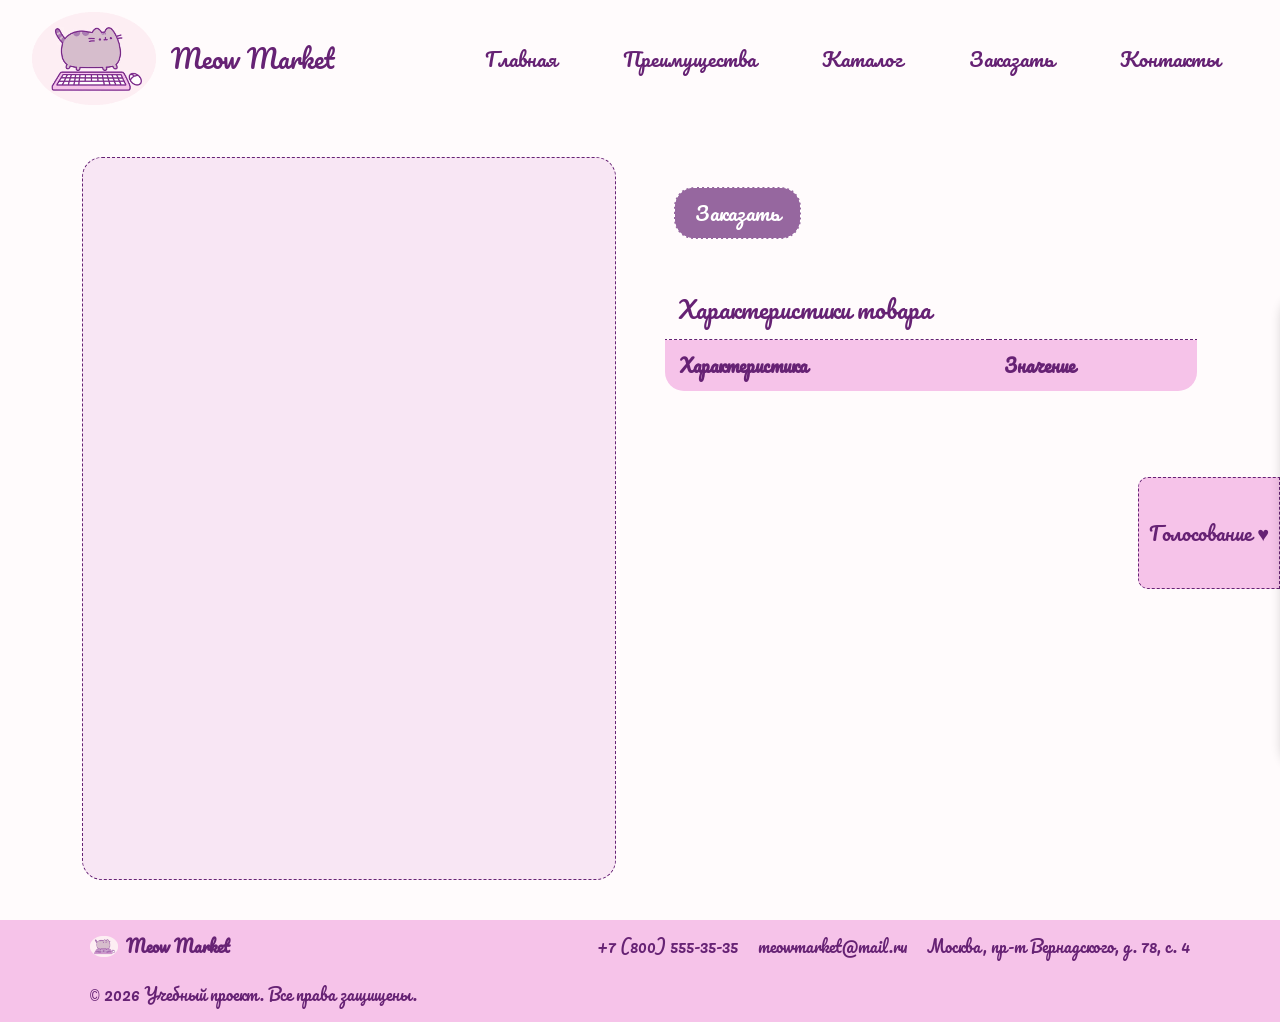
<file: product.html>
<!DOCTYPE html>
<html lang="ru">

<head>
	<meta charset="UTF-8">
	<meta name="viewport" content="width=device-width, initial-scale=1.0">
	<meta name="description" content="Страница товара в Meow Market. Подробное описание, характеристики, фото и цена.">
	<meta property="og:type" content="website">
	<meta property="og:title" content="Информация о товаре - Meow Market">
	<meta property="og:description" content="Подробное описание, фото и цена. Порадуйте своего котика!">
	<meta property="og:image" content="https://nazarovava.github.io/kr2-bootstrap-shop/images/icon.svg">
	<title>Meow Market - Информация о товаре</title>

	<link rel="preconnect" href="https://fonts.googleapis.com">
	<link rel="preconnect" href="https://fonts.gstatic.com" crossorigin>
	<link href="https://fonts.googleapis.com/css2?family=Pacifico&display=swap" rel="stylesheet">
	<link rel="icon" href="images/icon.svg" type="image/svg+xml">

	<link rel="stylesheet" href="vendor/bootstrap/css/bootstrap.min.css">
	<link rel="stylesheet" href="css/custom.css">
</head>

<body>

	<!-- HEADER -->
	<header class="site-header">
		<nav class="navbar navbar-expand-lg">
			<div class="container-fluid site-header__inner">
				<a class="navbar-brand site-header__logo" href="index.html">
					<img src="images/logo.gif" alt="Логотип магазина" class="site-header__logo-img">
					<span class="site-header__logo-text">Meow Market</span>
				</a>
				<button class="navbar-toggler" type="button" data-bs-toggle="collapse" data-bs-target="#mainNav">
					<span class="navbar-toggler-icon"></span>
				</button>
				<div class="collapse navbar-collapse" id="mainNav">
					<ul class="navbar-nav ms-auto site-nav__list">
						<li class="nav-item site-nav__item">
							<a class="nav-link site-nav__link" href="index.html">Главная</a>
						</li>
						<li class="nav-item site-nav__item">
							<a class="nav-link site-nav__link" href="index.html#advantages">Преимущества</a>
						</li>
						<li class="nav-item site-nav__item">
							<a class="nav-link site-nav__link" href="catalog.html">Каталог</a>
						</li>
						<li class="nav-item site-nav__item">
							<a class="nav-link site-nav__link" href="order.html">Заказать</a>
						</li>
						<li class="nav-item site-nav__item">
							<a class="nav-link site-nav__link" href="contacts.html">Контакты</a>
						</li>
					</ul>
				</div>
			</div>
		</nav>
	</header>

	<main>
		<section class="product">
			<div class="container">
				<div class="row g-5 product__container">

					<!-- Галерея (col-md-6, sticky) -->
					<div class="col-md-6 product__gallery">
						<div class="product__image"></div>
					</div>

					<!-- Информация (col-md-6) -->
					<div class="col-md-6 product__info">
						<span class="product__badge badge"></span>
						<h1 class="product__title"></h1>
						<div class="product__price"></div>
						<p class="product__description"></p>

						<!-- Кнопка "Заказать" -->
						<div class="product__actions">
							<a class="button btn" data-product-order href="order.html">Заказать</a>
						</div>

						<!-- Таблица характеристик -->
						<table class="product__table table caption-top">
							<caption class="product__table-caption">Характеристики товара</caption>
							<thead class="product__table-head">
								<tr>
									<th scope="col">Характеристика</th>
									<th scope="col">Значение</th>
								</tr>
							</thead>
							<tbody class="product__table-body"></tbody>
						</table>
					</div>

				</div>
			</div>
		</section>
	</main>

	<!-- FOOTER -->
	<footer class="site-footer">
		<div class="site-footer__inner">
			<a href="index.html" class="site-footer__logo">
				<img src="images/logo.gif" alt="Meow Market" class="site-footer__logo-img">
				Meow Market
			</a>
			<ul class="site-footer__contacts">
				<li>+7 (800) 555-35-35</li>
				<li>meowmarket@mail.ru</li>
				<li>Москва, пр-т Вернадского, д. 78, с. 4</li>
			</ul>
			<p class="site-footer__copy"><span>©</span> 2026 Учебный проект. Все права защищены.</p>
		</div>
	</footer>

	<!-- Кнопка "Голосование" -->
	<button class="cat-vote-btn" id="openCatBtn" type="button">Голосование ♥</button>

	<!-- Панель с котом -->
	<aside class="cat-panel" id="panel">
		<div class="cat-panel__inner">
			<div class="cat-panel__title">Заслуживает подарка?</div>
			<div class="cat-panel__content"></div>
		</div>
		<button class="cat-panel__button" id="closeCatBtn" type="button">Да, он прекрасен!</button>
	</aside>

	<script src="vendor/bootstrap/js/bootstrap.bundle.min.js"></script>
	<script type="module" src="js/main.js"></script>
</body>

</html>
</file>
<file: css/custom.css>
/* === Переменные === */
:root {
	--header-height: 13vh;
	--logo-font-size: 25px;
	--header-padding-top-bottom: 12px;
	--header-padding-left-right: 20px;
	--radius-xs: 10px;
	--radius-sm: 16px;
	--radius-md: 20px;
	--radius-lg: 30px;
	--radius-xl: 40px;
	--color-primary: #662274;
	--color-primary-a70: #662274ae;
	--color-bg: #fffbfc;
	--color-white: #FFFFFF;
	--color-muted: #9e6fa7;
	--color-pink-dark: #f39cdd;
	--color-pink: #f6c3e9;
	--color-pink-a45: #f6c3e972;
	--color-pink-light: #f8e6f4;
	--color-pink-light-a86: #f8e6f4dc;
	--color-pink-pale: #fdeef3;
	--color-pink-answer: #ffc6f1;
	--color-pink-overlay: #ffe1f8a0;
	--color-pink-hover: #ffbbee;
	--color-accent: #ff46d1;
	--color-hero-bg: #fdf7fbe5;
	--color-hero-overlay: #f6c3e941;
	--cursor-paw: url(../images/paw.png), auto;

	/* Переопределяем Bootstrap-переменные, чтобы ссылки были фиолетовые */
	--bs-primary: #662274;
	--bs-primary-rgb: 102, 34, 116;
	--bs-link-color: #662274;
	--bs-link-hover-color: #4a1855;
	--bs-body-color: #662274;
	--bs-body-bg: #fffbfc;
}

/* Скроллбар */
::-webkit-scrollbar {
	width: 15px;
	height: 15px;
}

::-webkit-scrollbar-track {
	background: var(--color-pink-light);
}

::-webkit-scrollbar-thumb {
	background: var(--color-pink);
	border: 2px solid var(--color-primary);
	border-radius: var(--radius-xs);
}

::-webkit-scrollbar-thumb:hover {
	background: var(--color-pink-hover);
}

::-webkit-scrollbar-corner {
	background: transparent;
}

/* ВАЖНО: применяем шрифт и цвет ко ВСЕМУ, включая input/button */
* {
	box-sizing: border-box;
	font-family: "Pacifico", cursive;
	color: var(--color-primary);
}

/* Явные переопределения, которые перебивают Bootstrap */
body,
button,
input,
select,
textarea,
a {
	font-family: "Pacifico", cursive;
	color: var(--color-primary);
}

html {
	scroll-behavior: smooth;
	overflow-x: hidden;
}

body {
	margin: 0;
}

/* === Header === */
.site-header {
	cursor: var(--cursor-paw);
	background-color: var(--color-bg);
	height: var(--header-height);
	position: fixed;
	top: 0;
	width: 100%;
	z-index: 1000;
	display: flex;
	justify-content: space-between;
	align-items: center;
	padding: var(--header-padding-top-bottom) var(--header-padding-left-right);
}

.site-header .navbar {
	width: 100%;
	padding: 0;
}

.site-header__inner {
	display: flex;
	justify-content: space-between;
	align-items: center;
	width: 100%;
}

.site-header__logo {
	display: flex;
	justify-content: center;
	align-items: center;
	height: calc(var(--header-height) - var(--header-padding-top-bottom) * 2);
	text-decoration: none;
}

.site-header__logo-img {
	height: calc(var(--header-height) - var(--header-padding-top-bottom) * 2);
	margin-right: 15px;
}

.site-header__logo-text {
	cursor: var(--cursor-paw);
	margin: 0;
	font-size: var(--logo-font-size);
	text-decoration: none;
}

.site-nav__list {
	display: flex;
	justify-content: space-around;
	align-items: center;
	list-style: none;
	gap: 10px;
}

.site-nav__item {
	padding: 10px 20px;
	border-radius: var(--radius-md);
}

.site-nav__link {
	cursor: var(--cursor-paw);
	text-decoration: none;
	font-size: 20px;
	color: var(--color-primary) !important;
}

.site-nav__item:hover {
	border: 1px dashed var(--color-primary);
}

.site-nav__item--active {
	background-color: var(--color-pink);
}

main {
	margin-top: var(--header-height);
}

/* === Marquee === */
.marquee {
	overflow: hidden;
	width: 100%;
	background: var(--color-pink-light);
}

.marquee__track {
	display: flex;
	width: max-content;
	animation: marquee 12s linear infinite;
	padding: 10px 0;
	border-top: 1px dashed var(--color-primary);
	border-bottom: 1px dashed var(--color-primary);
}

.marquee__item {
	flex-shrink: 0;
	padding-right: 2rem;
	white-space: nowrap;
}

@keyframes marquee {
	from {
		transform: translateX(0);
	}

	to {
		transform: translateX(-50%);
	}
}

/* === HERO — как в оригинале === */
.hero {
	background-image: url(../images/pusheenPeople.gif);
	background-position: center;
	background-repeat: no-repeat;
	background-size: cover;
	height: 81vh;
}

.hero__inner {
	display: flex;
	flex-direction: column;
	height: 81vh;
	background-color: var(--color-hero-overlay);
	cursor: var(--cursor-paw);
	padding-top: 20px;
	padding-bottom: 20px;
	box-sizing: border-box;
	gap: 20px;
}

.hero__title {
	text-align: center;
	background-color: var(--color-hero-bg);
	border: 1px dashed var(--color-primary);
	padding: 5px 0;
	margin: 0;
	font-size: 32px;
}

.hero__content {
	display: flex;
	gap: 50px;
	padding: 0 60px;
	flex: 1;
	min-height: 0;
}

.hero__left {
	flex: 10;
	font-size: 23px;
	text-align: center;
	display: flex;
	justify-content: center;
	align-items: center;
	flex-direction: column;
	gap: 30px;
}

.hero__text {
	background-color: var(--color-hero-bg);
	border-radius: var(--radius-xl);
	border: 1px dashed var(--color-primary);
	padding: 40px 30px;
	cursor: var(--cursor-paw);
}

.button {
	text-decoration: none;
	padding: 10px 20px;
	background-color: var(--color-primary-a70);
	color: var(--color-white);
	border: 1px dashed var(--color-white);
	font-size: 20px;
	border-radius: var(--radius-md);
	cursor: var(--cursor-paw);
	margin-left: 10px;
	display: inline-block;
}

.button:focus-visible {
	outline: 2px solid var(--color-accent);
	outline-offset: 3px;
}

.fact-card {
	cursor: var(--cursor-paw);
	flex: 7;
	background-color: var(--color-hero-bg);
	padding: 20px 30px;
	border-radius: var(--radius-xl);
	border: 1px dashed var(--color-primary);
	text-align: center;
	font-size: 28px;
	display: flex;
	flex-direction: column;
	gap: 10px;
}

.fact-card__title {
	flex: 1;
	display: flex;
	justify-content: center;
	align-items: center;
}

.fact-card__text {
	flex: 7;
	background-color: var(--color-pink-light-a86);
	border: 1px dashed var(--color-primary);
	border-radius: var(--radius-xl);
	margin: 0 10px;
	padding: 0 15px;
	display: flex;
	justify-content: center;
	align-items: center;
	font-size: 24px;
}

/* === Секции === */
section {
	height: 87vh;
}

.section-title {
	text-align: center;
	margin: 0;
	font-size: 40px;
	padding: 20px;
}

.advantages {
	scroll-margin: var(--header-height);
}

.popular {
	scroll-margin: var(--header-height);
}

/* === Преимущества (grid 2x2) === */
.advantages__grid {
	display: grid;
	grid-template-columns: repeat(2, 1fr);
	grid-template-rows: repeat(2, 1fr);
	gap: 10px;
	padding: 0 70px;
}

.advantage-card__icon {
	background-position: center;
	background-size: contain;
	background-repeat: no-repeat;
	height: 200px;
	width: 200px;
	pointer-events: none;
}

.advantage-card__icon--delivery {
	background-image: url(../images/delivery.gif);
}

.advantage-card__icon--tested {
	background-image: url(../images/tested.gif);
}

.advantage-card__icon--products {
	background-image: url(../images/products.gif);
}

.advantage-card__icon--love {
	background-image: url(../images/love.gif);
}

.advantage-card {
	cursor: var(--cursor-paw);
	padding: 10px;
	perspective: 1000px;
	height: 270px;
}

.advantage-card__inner {
	background-color: var(--color-pink-light);
	border: 1px dashed var(--color-primary);
	border-radius: var(--radius-lg);
	position: relative;
	width: 100%;
	height: 100%;
	transition: transform 0.6s;
	transform-style: preserve-3d;
}

.advantage-card:hover .advantage-card__inner {
	transform: rotateY(180deg);
}

.advantage-card__front,
.advantage-card__back {
	position: absolute;
	width: 100%;
	height: 100%;
	backface-visibility: hidden;
	-webkit-backface-visibility: hidden;
	display: flex;
	flex-direction: column;
	align-items: center;
	justify-content: center;
	padding: 20px;
	border-radius: var(--radius-lg);
	text-align: center;
}

.advantage-card__front {
	background-color: var(--color-pink-light);
}

.advantage-card__back {
	background-color: var(--color-pink-light);
	transform: rotateY(180deg);
}

.advantage-card__title {
	margin: 0;
	font-size: 30px;
}

.advantage-card__text {
	margin: 0;
	font-size: 20px;
	line-height: 1.4;
}

/* === Товары (grid 3 колонки) === */
.products__grid {
	display: grid;
	grid-template-columns: repeat(3, 1fr);
	gap: 60px;
	padding: 0 80px;
}

.product-card {
	background-position: center;
	background-repeat: no-repeat;
	background-size: cover;
	display: flex;
	flex-direction: column;
	justify-content: center;
	align-items: center;
	height: 67vh;
	border-radius: var(--radius-md);
	position: relative;
}

.product-card__badge {
	position: absolute;
	top: 20px;
	left: 20px;
	background-color: var(--color-primary-a70);
	color: var(--color-white);
	padding: 5px 10px;
	border-radius: var(--radius-xs);
	display: none;
}

.product-card__spacer {
	flex: 13;
}

.product-card__spacer,
.product-card__badge {
	pointer-events: none;
}

.product-card__content {
	border-top: 1px dashed var(--color-primary);
	display: none;
	cursor: var(--cursor-paw);
	flex: 4;
	background-color: var(--color-pink-overlay);
	width: 100%;
	text-align: center;
	padding: 10px;
	border-radius: 0 0 var(--radius-md) var(--radius-md);
}

.product-card:hover .product-card__content,
.product-card:hover .product-card__badge {
	display: block;
}

.product-card:hover {
	transform: scale(105%);
	border: 1px dashed var(--color-primary);
}

.product-card__name {
	width: 100%;
	font-size: 23px;
	padding-bottom: 10px;
}

.product-card__info {
	font-size: 30px;
	padding-bottom: 5px;
	display: flex;
	justify-content: center;
	align-items: center;
}

.product-card__price {
	flex: 1;
}

.product-card__actions {
	flex: 2;
	display: flex;
	flex-direction: column;
	justify-content: center;
	align-items: center;
	gap: 5px;
}

.product-card__more,
.product-card__buy {
	cursor: var(--cursor-paw);
	flex: 1;
	width: 100%;
	font-size: 18px;
	background-color: var(--color-pink-a45);
	border: 1px dashed var(--color-primary);
	border-radius: var(--radius-md);
	text-decoration: none;
	color: var(--color-primary) !important;
	/* фикс синего */
}

.product-card__more:hover,
.product-card__buy:hover {
	background-color: var(--color-pink);
	color: var(--color-primary) !important;
}

/* === FAQ (hover-эффект, как в оригинале) === */
.faq__list {
	display: flex;
	flex-direction: column;
	gap: 15px;
	padding: 0 70px;
	height: 80%;
	text-align: center;
}

.faq-item {
	cursor: var(--cursor-paw);
	display: flex;
	gap: 10px;
	flex: 1;
	min-height: 0;
}

.faq-item__question,
.faq-item__answer {
	background-color: var(--color-pink-dark);
	display: grid;
	place-items: center;
	border-radius: var(--radius-md);
	font-size: 22px;
	padding: 7px 20px;
	border: 1px dashed var(--color-primary);
	overflow: hidden;
	min-width: 0;
}

.faq-item__question {
	flex: 2;
}

.faq-item__answer {
	flex: 0;
	font-size: 18px;
	background-color: var(--color-pink-answer);
	padding-left: 0;
	padding-right: 0;
	opacity: 0;
	transition: flex 0.5s ease, opacity 0.4s ease, padding 0.5s ease;
}

.faq-item:hover .faq-item__answer {
	flex: 3;
	padding-left: 20px;
	padding-right: 20px;
	opacity: 1;
}

/* === Как сделать заказ (кастомный слайдер) === */
.how-to-order {
	scroll-margin: var(--header-height);
	height: 87vh;
	display: flex;
	flex-direction: column;
	justify-content: start;
	align-items: center;
	text-align: center;
	padding: 0 20px;
	box-sizing: border-box;
}

.step-card {
	position: relative;
	width: 60%;
	height: 70%;
	background: var(--color-white);
	border-radius: var(--radius-md);
	box-shadow: 0 0 50px var(--color-pink-dark);
	cursor: var(--cursor-paw);
	padding: 30px;
	box-sizing: border-box;
	transition: transform 0.3s ease, box-shadow 0.3s ease;
	margin-top: 15px;
	margin-bottom: 24px;
	border: 1px dashed var(--color-primary);
}

.step-card:hover {
	transform: translateY(-4px);
	box-shadow: 0 0 50px var(--color-accent);
}

.step-card:focus-visible {
	outline: 2px solid var(--color-accent);
	outline-offset: 4px;
}

.step-card__stage {
	position: relative;
	width: 100%;
	height: 100%;
}

.step-card__slide {
	position: absolute;
	inset: 0;
	display: flex;
	opacity: 0;
	transition: opacity 0.5s ease;
	pointer-events: none;
}

.step-card__slide--active {
	opacity: 1;
	pointer-events: auto;
}

.step-card__num {
	flex: 1;
	color: var(--color-pink);
	font-size: 100px;
	line-height: 1;
	transform: scaleY(5.7) scaleX(2.3);
	transform-origin: bottom;
	display: flex;
	justify-content: center;
	align-items: end;
	padding-left: 10px;
}

.step-card__content {
	flex: 7;
	display: flex;
	flex-direction: column;
	justify-content: center;
	align-items: center;
}

.step-card__image {
	background-position: center;
	background-repeat: no-repeat;
	background-size: cover;
	height: 20vh;
	width: 26vh;
}

.step-card__image--choose {
	background-image: url(../images/choose.gif);
	width: 20vh;
}

.step-card__image--form {
	background-image: url(../images/form.gif);
}

.step-card__image--phone {
	background-image: url(../images/phone.gif);
}

.step-card__image--end {
	background-image: url(../images/gift.gif);
	width: 20vh;
}

.step-card__title {
	margin: 0 0 10px;
	color: var(--color-primary);
	font-size: 30px;
}

.step-card__text {
	margin: 0;
	color: var(--color-primary);
	font-size: 20px;
}

.step-card__dots {
	display: flex;
	gap: 10px;
}

.step-card__dot {
	width: 12px;
	height: 12px;
	border: none;
	border-radius: 50%;
	background: var(--color-pink);
	padding: 0;
	cursor: pointer;
	transition: background 0.3s, transform 0.3s;
}

.step-card__dot:hover {
	background: var(--color-pink-dark);
}

.step-card__dot--active {
	background: var(--color-primary);
	transform: scale(1.2);
}

/* === Отзывы (Bootstrap carousel) === */
.reviews {
	padding: 60px 20px;
	text-align: center;
	overflow: hidden;
}

.review-card {
	background: var(--color-pink-light-a86);
	border-radius: var(--radius-sm);
	padding: 24px;
	text-align: center;
	display: flex;
	flex-direction: column;
	gap: 10px;
	border: 1px dashed var(--color-primary);
	cursor: var(--cursor-paw);
	height: 100%;
}

.review-card__stars {
	color: var(--color-pink-dark);
	letter-spacing: 2px;
	font-size: 40px;
}

.review-card__text {
	margin: 0;
	color: var(--color-primary);
	flex-grow: 1;
	font-size: 25px;
}

.review-card__author {
	color: var(--color-muted);
	font-size: 20px;
}

.carousel-control-prev-icon,
.carousel-control-next-icon {
	width: 40px;
	height: 40px;
	background-color: var(--color-primary);
	border-radius: 50%;
	background-size: 50%;
}

/* === Footer === */
.site-footer {
	background: var(--color-pink);
	color: var(--color-primary);
	font-size: 16px;
	padding: 14px 20px;
}

.site-footer__inner {
	display: flex;
	align-items: center;
	justify-content: space-between;
	gap: 24px;
	max-width: 1100px;
	margin: 0 auto;
	flex-wrap: wrap;
}

.site-footer__logo {
	display: inline-flex;
	align-items: center;
	gap: 8px;
	font-weight: 700;
	text-decoration: none;
}

.site-footer__logo-img {
	width: 28px;
}

.site-footer__contacts {
	display: flex;
	gap: 20px;
	list-style: none;
	padding: 0;
	margin: 0;
}

.site-footer__copy {
	margin: 0;
}

.site-footer__copy>span {
	font-family: monospace;
}

/* === Голосование === */
.cat-vote-btn {
	border: 1px dashed var(--color-primary);
	cursor: var(--cursor-paw);
	position: fixed;
	top: calc(var(--header-height) + 40vh);
	right: 0;
	writing-mode: sideways-lr;
	padding: 40px 10px;
	font-size: 20px;
	border-radius: var(--radius-xs) 0 0 var(--radius-xs);
	background-color: var(--color-pink);
	transition: padding 0.4s ease-out;
	z-index: 1000;
	font-family: "Pacifico", cursive;
	color: var(--color-primary);
}

.cat-vote-btn:hover {
	padding-left: 20px;
}

.cat-panel {
	border: 1px dashed var(--color-primary);
	cursor: var(--cursor-paw);
	background-color: var(--color-pink-pale);
	position: fixed;
	top: calc(var(--header-height) + 20vh);
	right: 320px;
	width: 320px;
	height: 470px;
	box-shadow: 2px 0 12px rgba(0, 0, 0, 0.2);
	transform: translateX(calc(100% + 320px));
	transition: transform 0.3s ease;
	z-index: 1001;
	display: flex;
	flex-direction: column;
	justify-content: center;
	align-items: center;
	gap: 8px;
	border-radius: var(--radius-md) 0 0 var(--radius-md);
	font-family: "Pacifico", cursive;
}

.cat-panel--open {
	transform: translateX(320px);
}

.cat-panel__inner {
	display: flex;
	flex-direction: column;
	justify-content: center;
	align-items: center;
	gap: 10px;
}

.cat-panel__title {
	font-size: 30px;
	font-family: "Pacifico", cursive;
	color: var(--color-primary);
}

.cat-panel__content {
	text-align: center;
	max-width: 300px;
}

.cat-panel__content img {
	width: 300px;
	height: 300px;
	object-fit: cover;
}

.cat-panel__button {
	cursor: var(--cursor-paw);
	font-size: 20px;
	padding: 5px 20px;
	background-color: var(--color-pink);
	border: none;
	border-radius: var(--radius-xs);
	font-family: "Pacifico", cursive;
	color: var(--color-primary);
}

/* === Кнопка "Наверх" === */
.scroll-top {
	position: fixed;
	bottom: 30px;
	right: 10px;
	width: 50px;
	height: 50px;
	border: 1px dashed var(--color-primary);
	border-radius: 10px;
	background-color: var(--color-pink);
	color: var(--color-primary);
	font-size: 24px;
	font-family: "Pacifico", cursive;
	cursor: var(--cursor-paw);
	display: none;
	align-items: center;
	justify-content: center;
	z-index: 999;
	transition: background-color 0.2s, transform 0.2s;
}

.scroll-top:hover {
	background-color: var(--color-pink-dark);
	transform: translateY(-3px);
}

.scroll-top--visible {
	display: flex;
}

/* === Лапка только там, где нужно (как в оригинале) === */
.site-header,
.site-header__logo-img img,
.site-header__logo-text,
.site-nav__link,
.hero__inner,
.hero__text,
.button,
.fact-card,
.advantage-card,
.product-card__content,
.product-card__more,
.product-card__buy,
.faq-item,
.step-card,
.review-card,
.cat-vote-btn,
.cat-panel,
.cat-panel__button,
.scroll-top {
	cursor: var(--cursor-paw);
}

/* Обычный указатель на кнопках-точках и стрелках карусели */
.step-card__dot,
.reviews__arrow,
.carousel-control-prev,
.carousel-control-next {
	cursor: pointer;
}

/* На всём остальном — обычный курсор */
body,
button,
input,
select,
textarea,
a {
	cursor: default;
}

/* Но кнопки всё же должны быть кликабельные — возвращаем pointer нативных кнопок */
button,
.btn,
.carousel-control-prev,
.carousel-control-next,
.navbar-toggler {
	cursor: pointer;
}

/* ===============================
   КАТАЛОГ
   =============================== */
.catalog {
	padding: 20px 70px 5px 70px;
	height: max-content;
}

.catalog__title {
	font-size: 35px;
	margin: 0 0 10px 0;
	text-align: center;
}

/* Sticky-фильтры */
.filters-container {
	position: sticky;
	top: var(--header-height);
	align-self: flex-start;
	padding-top: 20px;
}

.filters {
	background-color: var(--color-pink);
	width: 100%;
	border-radius: var(--radius-md);
	text-align: center;
	padding: 10px;
	accent-color: var(--color-accent);
	cursor: var(--cursor-paw);
}

.filters__title {
	font-size: 20px;
	margin: 0 0 5px 0;
}

.filters__sort-label {
	display: block;
	text-align: left;
}

.filters__sort-select {
	cursor: var(--cursor-paw);
	font-family: "Pacifico", cursive;
	color: var(--color-primary);
	border: 1px dashed var(--color-primary);
	border-radius: var(--radius-sm);
	background-color: var(--color-white);
}

.filters__group {
	display: flex;
	flex-direction: column;
	align-items: start;
	gap: 2px;
	border: none;
	padding: 0;
}

.filters__legend {
	font-size: 18px;
	font-weight: 700;
	padding: 0;
	margin-bottom: 5px;
	text-align: left;
	width: 100%;
}

.filters__label {
	cursor: var(--cursor-paw);
	font-size: 16px;
}

.filters__checkbox {
	cursor: var(--cursor-paw);
	border-color: var(--color-primary);
}

.filters__checkbox:checked {
	background-color: var(--color-primary);
	border-color: var(--color-primary);
}

.filters__price-input {
	cursor: var(--cursor-paw);
	font-family: "Pacifico", cursive;
	color: var(--color-primary);
	border: 1px dashed var(--color-primary);
	border-radius: var(--radius-sm);
	background-color: var(--color-white);
}

.filters__price-text {
	font-size: 14px;
	margin-bottom: 2px;
	display: block;
	text-align: left;
}

/* Контейнер товаров */
.products-container {
	padding: 20px 30px 0 30px;
}

/* Карточка в каталоге — компактная */
.catalog-product-card {
	height: 300px;
}

.catalog-product-card__name {
	font-size: 20px;
}

.catalog-product-card__info {
	font-size: 20px;
}

.catalog-product-card__price {
	font-size: 25px;
}

.catalog-product-card__more,
.catalog-product-card__buy {
	font-size: 15px;
}

/* Кнопки фильтров */
.filters__button {
	font-size: 15px;
	padding: 5px 15px;
	border-radius: var(--radius-md);
}

.filters__button--apply {
	background-color: var(--color-primary);
	border: 1px dashed var(--color-white);
	color: var(--color-white);
}

.filters__button--apply:hover {
	background-color: var(--color-primary-dark, #4a1855);
	color: var(--color-white);
}

.filters__button--reset {
	background-color: var(--color-pink-light);
	border: 1px dashed var(--color-primary);
	color: var(--color-primary);
}

.filters__button--reset:hover {
	background-color: var(--color-pink-dark);
	color: var(--color-primary);
}

/* Фикс hover на карточках (все 4 колонки одинаково) */
.products .product-card {
	z-index: 1;
}

.products .product-card:hover {
	z-index: 10;
}

/* ===============================
   PRODUCT (страница товара, KR2)
   =============================== */
.product {
	padding: 40px 0;
	height: max-content;
}

.product__gallery {
	position: sticky;
	top: calc(var(--header-height) + 20px);
	align-self: flex-start;
	height: calc(100vh - var(--header-height) - 60px);
}

.product__image {
	width: 100%;
	height: 100%;
	background-position: center;
	background-repeat: no-repeat;
	background-size: cover;
	border-radius: var(--radius-md);
	border: 1px dashed var(--color-primary);
	background-color: var(--color-pink-light);
}

.product__info {
	height: max-content;
}

.product__badge {
	display: inline-block;
	background-color: var(--color-primary-a70);
	color: var(--color-white);
	padding: 5px 15px;
	border-radius: var(--radius-xs);
	margin-bottom: 15px;
	font-size: 14px;
}

.product__title {
	font-size: 40px;
	margin: 0 0 15px;
}

.product__price {
	font-size: 32px;
	margin-bottom: 25px;
}

.product__description {
	font-size: 18px;
	line-height: 1.6;
	margin: 0 0 30px;
}

.product__actions {
	display: flex;
	gap: 12px;
	margin-bottom: 40px;
	flex-wrap: wrap;
}

/* Таблица характеристик */
.product__table {
	width: 100%;
	border-collapse: collapse;
	border: 1px dashed var(--color-primary);
	border-radius: var(--radius-md);
	overflow: hidden;
	margin-bottom: 0;
}

.product__table-caption {
	font-size: 24px;
	padding: 12px 15px;
	caption-side: top;
	text-align: left;
	color: var(--color-primary);
}

.product__table th,
.product__table td {
	padding: 12px 15px;
	border-bottom: 1px dashed var(--color-primary);
	text-align: left;
	vertical-align: top;
	font-size: 16px;
	color: var(--color-primary);
	background-color: transparent;
}

.product__table-head th {
	background-color: var(--color-pink) !important;
	font-size: 18px;
}

.product__table-body th {
	width: 40%;
	font-weight: normal;
}

.product__table-body tr:nth-child(even) th,
.product__table-body tr:nth-child(even) td {
	background-color: var(--color-pink-light) !important;
}

.product__table-body tr:last-child th,
.product__table-body tr:last-child td {
	border-bottom: none;
}

/* ===============================
   ORDER (форма — как в КР1)
   =============================== */
.order {
	padding: 20px 70px;
	height: max-content;
	display: flex;
	flex-direction: column;
	align-items: center;
}

.order__title {
	font-size: 40px;
	margin: 0;
	text-align: center;
}

.order__subtitle {
	font-size: 18px;
	color: var(--color-muted);
	margin: 0;
	text-align: center;
}

.order-form {
	width: 100%;
	max-width: 900px;
	background-color: var(--color-pink-light);
	border: 1px dashed var(--color-primary);
	border-radius: var(--radius-md);
	padding: 30px 40px;
	display: grid;
	grid-template-columns: 1fr 1fr;
	gap: 10px;
}

.order-form__field--full {
	grid-column: 1 / -1;
}

.order-form__field {
	display: flex;
	flex-direction: column;
	gap: 6px;
}

.order-form__label {
	font-size: 16px;
}

/* Поля — как order-form__input из КР1, но через Bootstrap form-control */
.order-form__input,
.order-form__select,
.order-form__textarea,
.order-form .input-group-text {
	font-family: "Pacifico", cursive;
	color: var(--color-primary);
	border: 1px dashed var(--color-primary);
	border-radius: var(--radius-xs);
	background-color: var(--color-white);
	font-size: 16px;
	padding: 10px 14px;
}

.order-form .input-group-text {
	background-color: var(--color-pink);
	border-right: none;
	border-top-right-radius: 0;
	border-bottom-right-radius: 0;
}

.order-form .input-group .form-control {
	border-left: none;
	border-top-left-radius: 0;
	border-bottom-left-radius: 0;
}

.order-form__input:focus,
.order-form__select:focus,
.order-form__textarea:focus {
	border-color: var(--color-accent);
	box-shadow: 0 0 0 2px rgba(255, 70, 209, 0.2);
	outline: none;
}

.order-form__textarea {
	resize: vertical;
	min-height: 76px;
}

/* Чекбокс */
.order-form__checkbox-label {
	grid-column: 1 / -1;
	display: flex;
	justify-content: center;
	align-items: center;
	gap: 10px;
	font-size: 15px;
	padding-left: 0;
}

.order-form__checkbox {
	border-color: var(--color-primary);
	cursor: var(--cursor-paw);
	width: 18px;
	height: 18px;
	margin-top: 0;
}

.order-form__checkbox:checked {
	background-color: var(--color-primary);
	border-color: var(--color-primary);
}

.order-form__checkbox-text {
	cursor: var(--cursor-paw);
}

.order-form__button {
	grid-column: 1 / -1;
	justify-self: center;
	margin-left: 0;
	cursor: var(--cursor-paw);
}

/* ===============================
   Bootstrap modal — стилизован как КР1
   =============================== */
.modal-content--custom {
	background-color: var(--color-white);
	border: 1px dashed var(--color-primary);
	border-radius: var(--radius-md);
	padding: 40px 30px;
	text-align: center;
	display: flex;
	flex-direction: column;
	align-items: center;
	gap: 15px;
	position: relative;
	font-family: "Pacifico", cursive;
}

.modal__close {
	position: absolute;
	top: 10px;
	right: 15px;
	background: none;
	border: none;
	font-size: 28px;
	line-height: 1;
	cursor: var(--cursor-paw);
	color: var(--color-primary);
}

.modal__icon {
	background-image: url(../images/success.gif);
	background-position: center;
	background-repeat: no-repeat;
	background-size: cover;
	width: 100px;
	height: 100px;
}

.modal__title {
	margin: 0;
	font-size: 26px;
	color: var(--color-primary);
}

.modal__text {
	margin: 0;
	font-size: 16px;
	line-height: 1.5;
	color: var(--color-primary);
}

.modal__button {
	margin-left: 0;
	cursor: var(--cursor-paw);
}

/* ===============================
   CONTACTS (как в КР1)
   =============================== */
.contacts {
	padding: 20px 70px;
	height: max-content;
	display: flex;
	flex-direction: column;
	align-items: center;
}

.contacts__title {
	font-size: 40px;
	margin: 0 0 10px;
	text-align: center;
}

.contacts__subtitle {
	font-size: 18px;
	color: var(--color-muted);
	margin: 0 0 40px;
	text-align: center;
}

/* Bootstrap row > col заменяет grid, но остаётся тот же внешний вид */
.contacts__info {
	width: 100%;
	margin-bottom: 40px;
}

.contact-item {
	background-color: var(--color-pink-light);
	border: 1px dashed var(--color-primary);
	border-radius: var(--radius-md);
	padding: 20px;
	text-align: center;
	height: 100%;
	cursor: var(--cursor-paw);
}

.contact-item__title {
	font-size: 25px;
	margin: 0 0 8px;
	color: var(--color-muted);
}

.contact-item__value {
	font-size: 16px;
	margin: 0;
	text-decoration: none;
	color: var(--color-primary);
}

a.contact-item__value:hover {
	color: var(--color-accent);
}

/* CTA-блок */
.contacts__cta {
	width: 100%;
	background-color: var(--color-pink);
	border: 1px dashed var(--color-primary);
	border-radius: var(--radius-md);
	padding: 30px;
	text-align: center;
	margin-bottom: 40px;
}

.contacts__cta-title {
	font-size: 28px;
	margin: 0 0 10px;
}

.contacts__cta-text {
	font-size: 16px;
	margin: 0 0 20px;
	line-height: 1.5;
}

.contacts__cta-button {
	display: inline-block;
	margin-left: 0;
}

/* Карта */
.contacts__map {
	width: 100%;
	border: 1px dashed var(--color-primary);
	border-radius: var(--radius-md);
	overflow: hidden;
	line-height: 0;
}

/* ===============================
   ALERT в каталоге (Bootstrap alert)
   =============================== */
.catalog-alert-wrapper {
	padding: 20px 70px 0 70px;
}

.catalog-alert {
	background-color: var(--color-pink);
	color: var(--color-primary);
	border: 1px dashed var(--color-primary);
	border-radius: var(--radius-md);
	font-family: "Pacifico", cursive;
	font-size: 18px;
	text-align: center;
	margin: 0;
	padding: 12px 20px;
}

/* Bootstrap card — не ломает кастомные стили */
:where(.card) {
	background-color: transparent;
	border: none;
}
</file>
